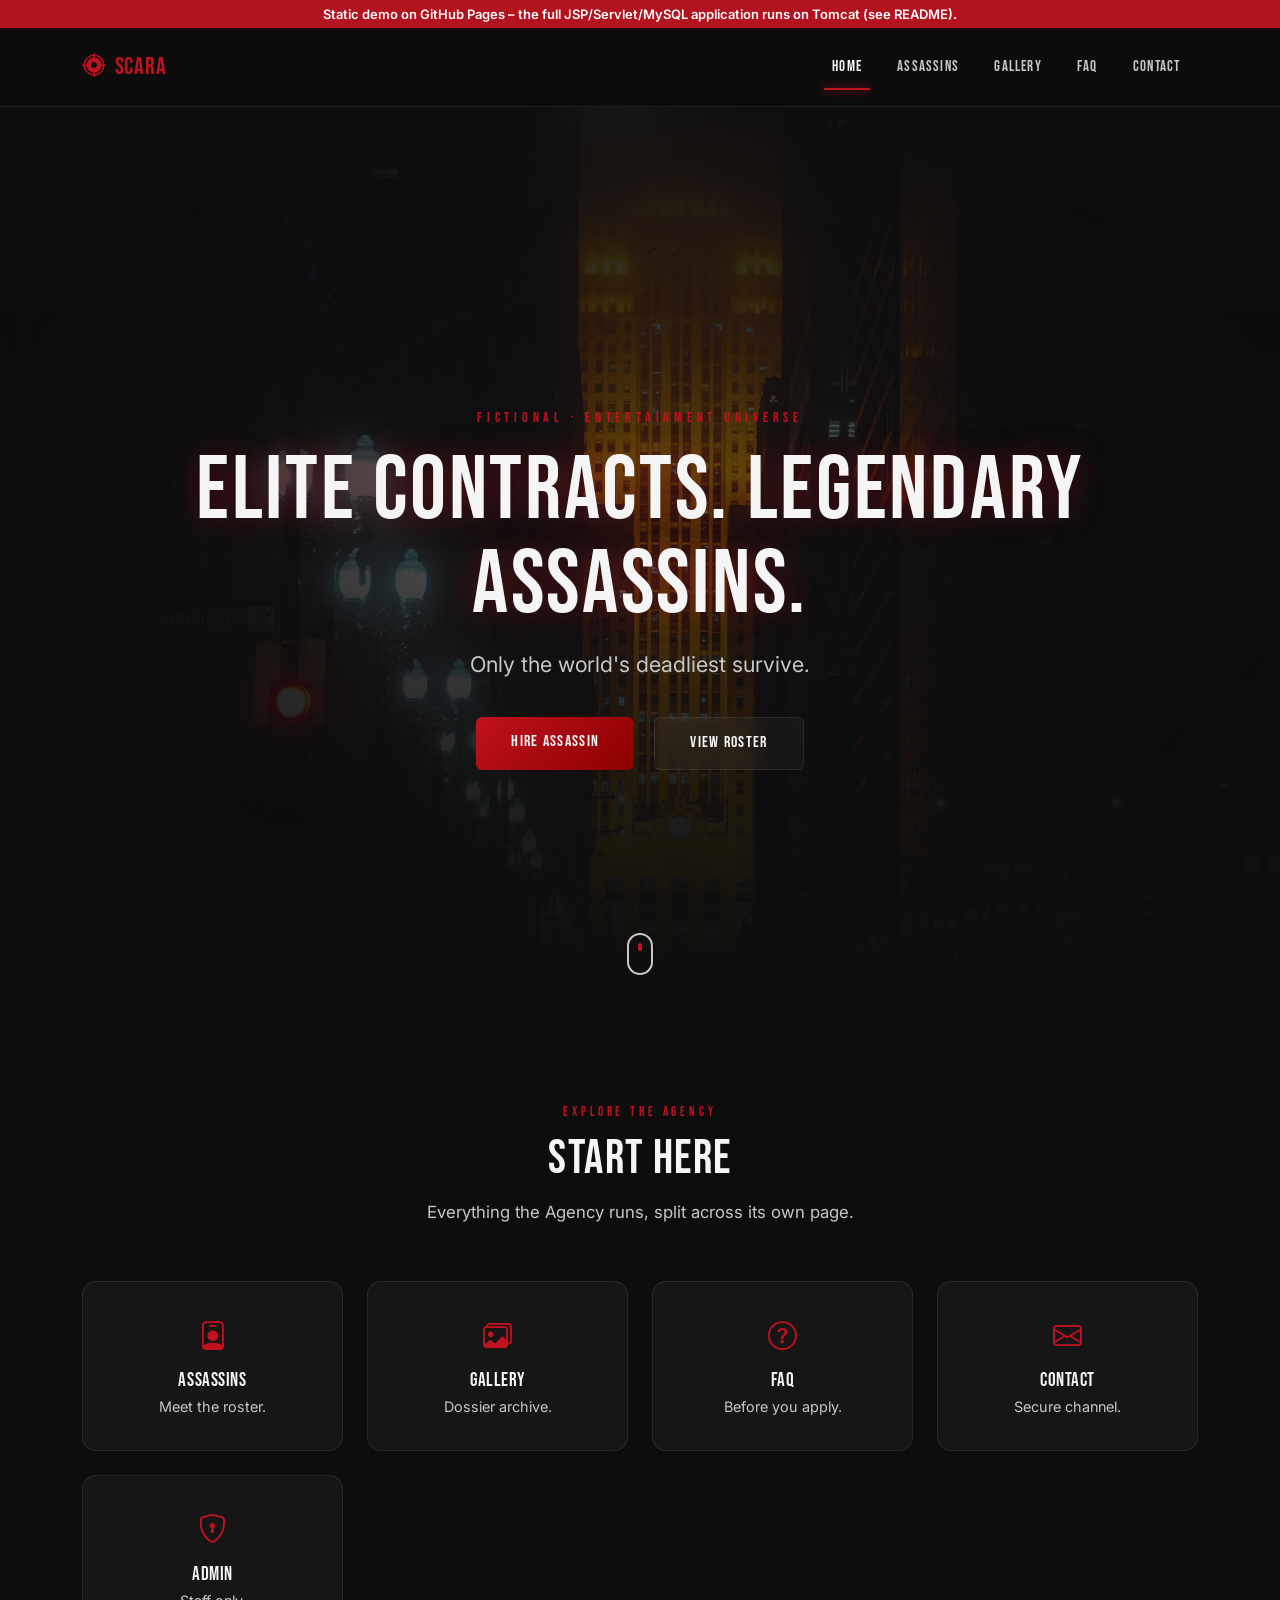
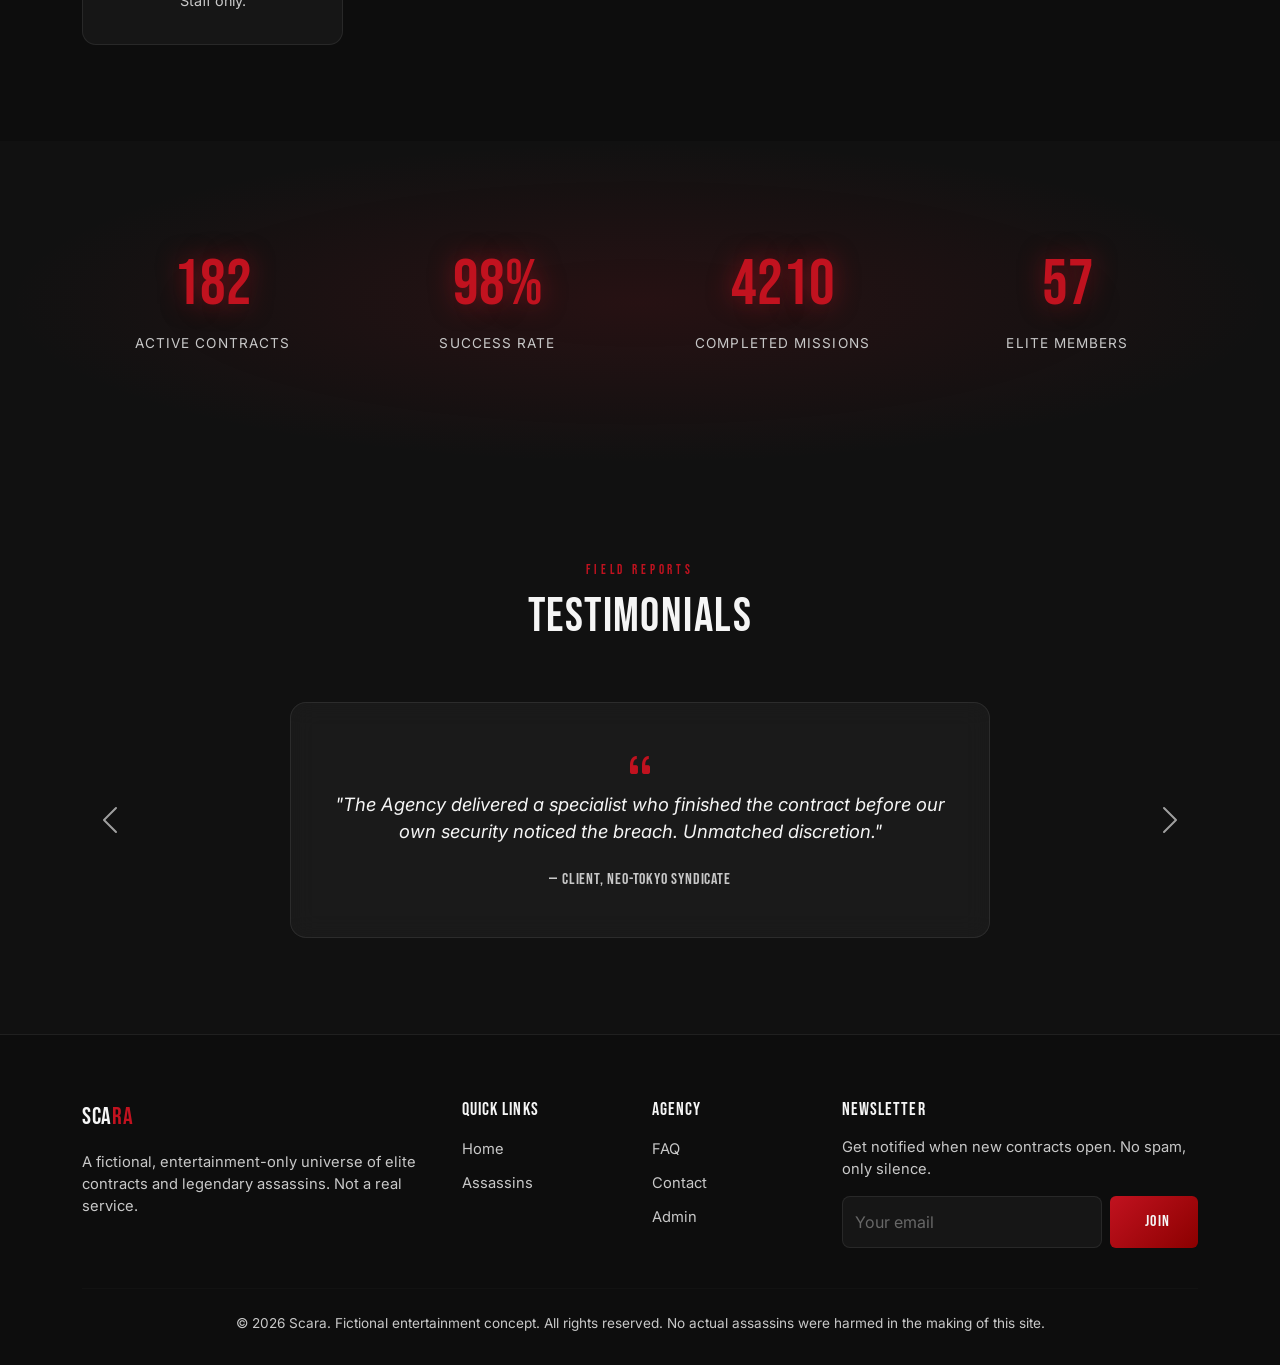
<file: docs/index.html>
<!DOCTYPE html>
<html lang="en">
<head>
<meta charset="UTF-8">
<meta name="viewport" content="width=device-width, initial-scale=1.0">
<title>Scara | Elite Contracts. Legendary Assassins.</title>
<meta name="description" content="A fictional premium recruitment agency for legendary assassins. Elite contracts, elite operatives, zero mercy.">

<link rel="preconnect" href="https://fonts.googleapis.com">
<link rel="preconnect" href="https://fonts.gstatic.com" crossorigin>
<link href="https://fonts.googleapis.com/css2?family=Bebas+Neue&family=Inter:wght@300;400;500;600;700;800&display=swap" rel="stylesheet">

<link href="https://cdn.jsdelivr.net/npm/bootstrap@5.3.3/dist/css/bootstrap.min.css" rel="stylesheet">
<link rel="stylesheet" href="https://cdn.jsdelivr.net/npm/bootstrap-icons@1.11.3/font/bootstrap-icons.css">

<link rel="stylesheet" href="css/style.css">
</head>
<body><div style="background:#b3121f;color:#fff;text-align:center;padding:6px 10px;font:600 13px Inter,sans-serif;position:relative;z-index:2000">Static demo on GitHub Pages &ndash; the full JSP/Servlet/MySQL application runs on Tomcat (see README).</div>
<nav class="navbar navbar-expand-lg navbar-dark sticky-top" id="mainNav" aria-label="Primary">
  <div class="container">
    <a class="navbar-brand" href="index.html">
      <i class="bi bi-crosshair2 brand-icon" aria-hidden="true"></i>
      <span class="brand-accent">SCARA</span>
    </a>
    <button class="navbar-toggler" type="button" data-bs-toggle="collapse" data-bs-target="#navMenu" aria-controls="navMenu" aria-expanded="false" aria-label="Toggle navigation">
      <span class="navbar-toggler-icon"></span>
    </button>
    <div class="collapse navbar-collapse" id="navMenu">
      <ul class="navbar-nav ms-auto">
        <li class="nav-item"><a class="nav-link active" href="index.html">Home</a></li>
        <li class="nav-item"><a class="nav-link" href="assassins.html">Assassins</a></li>
        <li class="nav-item"><a class="nav-link" href="gallery.html">Gallery</a></li>
        <li class="nav-item"><a class="nav-link" href="faq.html">FAQ</a></li>
        <li class="nav-item"><a class="nav-link" href="contact.html">Contact</a></li>
      </ul>
    </div>
  </div>
</nav>

<header class="hero-section">
  <div class="hero-bg" style="background-image:url('images/hero/hero-bg.jpg');" aria-hidden="true"></div>
  <div class="hero-overlay" aria-hidden="true"></div>
  <div class="container hero-content text-center">
    <p class="hero-eyebrow reveal">FICTIONAL &middot; ENTERTAINMENT UNIVERSE</p>
    <h1 class="hero-headline reveal">Elite Contracts. Legendary Assassins.</h1>
    <p class="hero-subheading reveal">Only the world's deadliest survive.</p>
    <div class="hero-actions reveal">
      <a href="assassins.html" class="btn btn-hero-primary btn-lg">Hire Assassin</a>
      <a href="assassins.html" class="btn btn-hero-outline btn-lg">View Roster</a>
    </div>
  </div>
  <a href="assassins.html" class="scroll-indicator" aria-label="Go to assassins">
    <span class="scroll-mouse"><span class="scroll-dot"></span></span>
  </a>
</header>

<section class="section-padded">
  <div class="container">
    <div class="section-heading text-center reveal">
      <p class="section-eyebrow">EXPLORE THE AGENCY</p>
      <h2 class="section-title">Start Here</h2>
      <p class="section-lede">Everything the Agency runs, split across its own page.</p>
    </div>
    <div class="row g-4">
      <div class="col-lg-3 col-md-6 reveal">
        <a href="assassins.html" class="index-link-card">
          <i class="bi bi-person-badge" aria-hidden="true"></i>
          <h3>Assassins</h3>
          <p>Meet the roster.</p>
        </a>
      </div>
      <div class="col-lg-3 col-md-6 reveal">
        <a href="gallery.html" class="index-link-card">
          <i class="bi bi-images" aria-hidden="true"></i>
          <h3>Gallery</h3>
          <p>Dossier archive.</p>
        </a>
      </div>
      <div class="col-lg-3 col-md-6 reveal">
        <a href="faq.html" class="index-link-card">
          <i class="bi bi-question-circle" aria-hidden="true"></i>
          <h3>FAQ</h3>
          <p>Before you apply.</p>
        </a>
      </div>
      <div class="col-lg-3 col-md-6 reveal">
        <a href="contact.html" class="index-link-card">
          <i class="bi bi-envelope" aria-hidden="true"></i>
          <h3>Contact</h3>
          <p>Secure channel.</p>
        </a>
      </div>
      <div class="col-lg-3 col-md-6 reveal">
        <a href="admin.html" class="index-link-card">
          <i class="bi bi-shield-lock" aria-hidden="true"></i>
          <h3>Admin</h3>
          <p>Staff only.</p>
        </a>
      </div>
    </div>
  </div>
</section>

<section class="stats-section section-padded">
  <div class="container">
    <div class="row g-4 text-center">
      <div class="col-md-3 col-6 reveal">
        <div class="stat-counter">182</div>
        <p class="stat-counter-label">Active Contracts</p>
      </div>
      <div class="col-md-3 col-6 reveal">
        <div class="stat-counter">98%</div>
        <p class="stat-counter-label">Success Rate</p>
      </div>
      <div class="col-md-3 col-6 reveal">
        <div class="stat-counter">4210</div>
        <p class="stat-counter-label">Completed Missions</p>
      </div>
      <div class="col-md-3 col-6 reveal">
        <div class="stat-counter">57</div>
        <p class="stat-counter-label">Elite Members</p>
      </div>
    </div>
  </div>
</section>

<section class="section-padded section-alt">
  <div class="container">
    <div class="section-heading text-center reveal">
      <p class="section-eyebrow">FIELD REPORTS</p>
      <h2 class="section-title">Testimonials</h2>
    </div>

    <div id="testimonialCarousel" class="carousel slide reveal" data-bs-ride="carousel">
      <div class="carousel-inner" id="testimonialInner">
        <div class="carousel-item active">
          <div class="testimonial-card mx-auto">
            <i class="bi bi-quote quote-icon" aria-hidden="true"></i>
            <p>"The Agency delivered a specialist who finished the contract before our own security noticed the breach. Unmatched discretion."</p>
            <h4>&mdash; Client, Neo-Tokyo Syndicate</h4>
          </div>
        </div>
        <div class="carousel-item">
          <div class="testimonial-card mx-auto">
            <i class="bi bi-quote quote-icon" aria-hidden="true"></i>
            <p>"I requested the impossible. Amur Tigro made it look like a formality. I will never use another agency."</p>
            <h4>&mdash; Client, Undisclosed Cartel</h4>
          </div>
        </div>
        <div class="carousel-item">
          <div class="testimonial-card mx-auto">
            <i class="bi bi-quote quote-icon" aria-hidden="true"></i>
            <p>"Shingen's blade resolved a decade-long dispute in eleven seconds. The invoice was the only surprise."</p>
            <h4>&mdash; Client, Continental Board Member</h4>
          </div>
        </div>
      </div>
      <button class="carousel-control-prev" type="button" data-bs-target="#testimonialCarousel" data-bs-slide="prev">
        <span class="carousel-control-prev-icon" aria-hidden="true"></span>
        <span class="visually-hidden">Previous</span>
      </button>
      <button class="carousel-control-next" type="button" data-bs-target="#testimonialCarousel" data-bs-slide="next">
        <span class="carousel-control-next-icon" aria-hidden="true"></span>
        <span class="visually-hidden">Next</span>
      </button>
    </div>
  </div>
</section>

<footer class="site-footer">
  <div class="container">
    <div class="row g-4">
      <div class="col-lg-4">
        <a class="navbar-brand d-inline-block mb-3" href="index.html">
          SCA<span class="brand-accent">RA</span>
        </a>
        <p class="footer-text">A fictional, entertainment-only universe of elite contracts and legendary assassins. Not a real service.</p>
      </div>
      <div class="col-lg-2 col-6">
        <h4>Quick Links</h4>
        <ul class="footer-links">
          <li><a href="index.html">Home</a></li>
          <li><a href="assassins.html">Assassins</a></li>
        </ul>
      </div>
      <div class="col-lg-2 col-6">
        <h4>Agency</h4>
        <ul class="footer-links">
          <li><a href="faq.html">FAQ</a></li>
          <li><a href="contact.html">Contact</a></li>
          <li><a href="admin.html">Admin</a></li>
        </ul>
      </div>
      <div class="col-lg-4">
        <h4>Newsletter</h4>
        <p class="footer-text">Get notified when new contracts open. No spam, only silence.</p>
        <form class="newsletter-form" id="newsletterForm">
          <input type="email" class="form-control" placeholder="Your email" required aria-label="Email for newsletter">
          <button type="submit" class="btn btn-hero-primary">Join</button>
        </form>
      </div>
    </div>
    <hr>
    <p class="footer-copyright text-center mb-0">&copy; 2026 Scara. Fictional entertainment concept. All rights reserved. No actual assassins were harmed in the making of this site.</p>
  </div>
</footer>

<div class="toast-container position-fixed bottom-0 end-0 p-4" style="z-index:1080">
  <div id="appToast" class="toast toast-agency" role="status" aria-live="polite" aria-atomic="true">
    <div class="toast-header">
      <i class="bi bi-check-circle-fill me-2" aria-hidden="true"></i>
      <strong class="me-auto">Scara</strong>
      <button type="button" class="btn-close btn-close-white" data-bs-dismiss="toast" aria-label="Close"></button>
    </div>
    <div class="toast-body">Message received. The Agency will make contact if needed.</div>
  </div>
</div>

<audio id="bgmAudio" src="audio/bgm.mp3" loop preload="auto"></audio>

<script src="https://cdn.jsdelivr.net/npm/bootstrap@5.3.3/dist/js/bootstrap.bundle.min.js"></script>
<script src="js/audio.js"></script>
<script src="js/script.js"></script>
<script>function demoNotice(){alert("GitHub Pages static demo: saving, editing and deleting need the Java (Tomcat + MySQL) backend. See the GitHub repository README to run the full application.");return false;}</script></body>
</html>
</file>
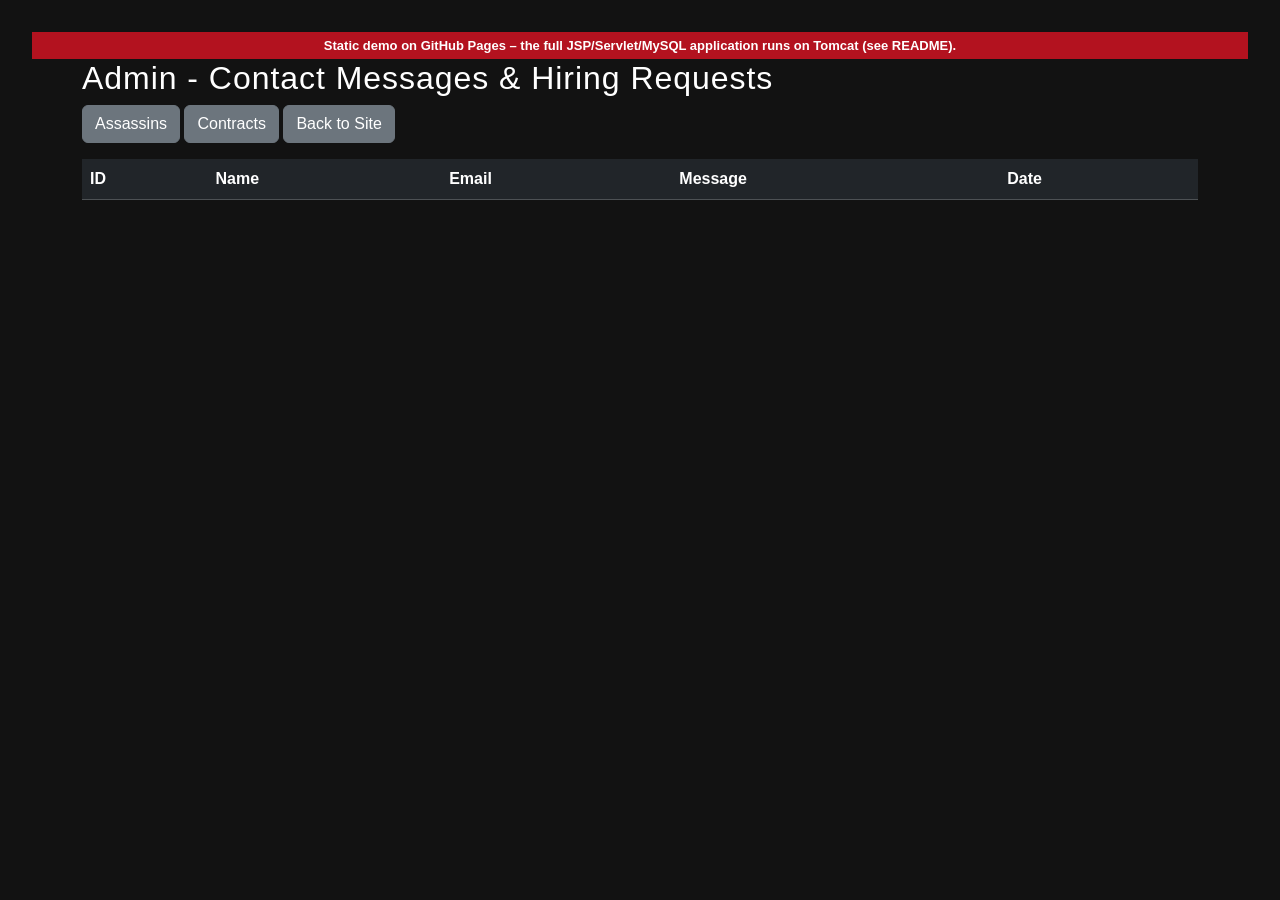
<file: docs/admin.html>
<!DOCTYPE html>
<html lang="en">
<head>
<meta charset="UTF-8">
<meta name="viewport" content="width=device-width, initial-scale=1.0">
<title>Admin - Messages | Scara</title>

<link href="https://cdn.jsdelivr.net/npm/bootstrap@5.3.3/dist/css/bootstrap.min.css" rel="stylesheet">
<link rel="stylesheet" href="css/style.css">
</head>
<body style="background-color: #121212; color: #fff; padding: 2rem;"><div style="background:#b3121f;color:#fff;text-align:center;padding:6px 10px;font:600 13px Inter,sans-serif;position:relative;z-index:2000">Static demo on GitHub Pages &ndash; the full JSP/Servlet/MySQL application runs on Tomcat (see README).</div>

<div class="container">
  <h2>Admin - Contact Messages & Hiring Requests</h2>
  <a href="assassins-admin.html" class="btn btn-secondary mb-3">Assassins</a>
  <a href="contracts-admin.html" class="btn btn-secondary mb-3">Contracts</a>
  <a href="index.html" class="btn btn-secondary mb-3">Back to Site</a>

  <table class="table table-dark table-striped">
    <thead>
      <tr>
        <th>ID</th>
        <th>Name</th>
        <th>Email</th>
        <th>Message</th>
        <th>Date</th>
      </tr>
    </thead>
    <tbody>
      
    </tbody>
  </table>
</div>

<script>function demoNotice(){alert("GitHub Pages static demo: saving, editing and deleting need the Java (Tomcat + MySQL) backend. See the GitHub repository README to run the full application.");return false;}</script></body>
</html>
</file>
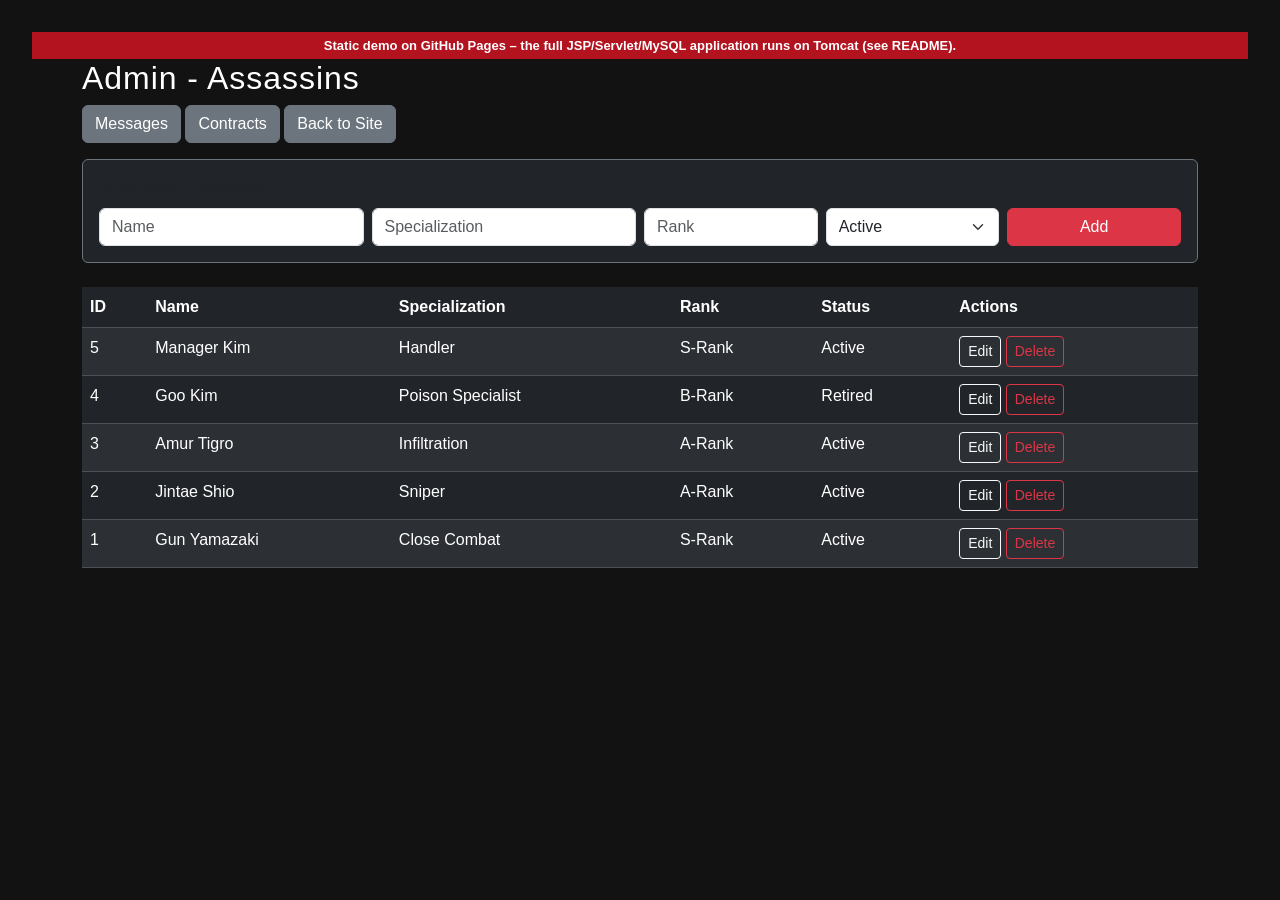
<file: docs/assassins-admin.html>
<!DOCTYPE html>
<html lang="en">
<head>
<meta charset="UTF-8">
<meta name="viewport" content="width=device-width, initial-scale=1.0">
<title>Admin - Assassins | Scara</title>

<link href="https://cdn.jsdelivr.net/npm/bootstrap@5.3.3/dist/css/bootstrap.min.css" rel="stylesheet">
<link rel="stylesheet" href="css/style.css">
</head>
<body style="background-color: #121212; color: #fff; padding: 2rem;"><div style="background:#b3121f;color:#fff;text-align:center;padding:6px 10px;font:600 13px Inter,sans-serif;position:relative;z-index:2000">Static demo on GitHub Pages &ndash; the full JSP/Servlet/MySQL application runs on Tomcat (see README).</div>

<div class="container">
  <h2>Admin - Assassins</h2>
  <a href="admin.html" class="btn btn-secondary mb-3">Messages</a>
  <a href="contracts-admin.html" class="btn btn-secondary mb-3">Contracts</a>
  <a href="index.html" class="btn btn-secondary mb-3">Back to Site</a>

  

  <div class="card bg-dark border-secondary mb-4">
    <div class="card-body">
      <h5 class="card-title">Add New Assassin</h5>
      <form action="#" onsubmit="return demoNotice()" method="post" class="row g-2">
        <input type="hidden" name="action" value="insert">
        
        <div class="col-md-3">
          <input type="text" name="name" class="form-control" placeholder="Name" value="" required>
        </div>
        <div class="col-md-3">
          <input type="text" name="specialization" class="form-control" placeholder="Specialization" value="" required>
        </div>
        <div class="col-md-2">
          <input type="text" name="ranking" class="form-control" placeholder="Rank" value="" required>
        </div>
        <div class="col-md-2">
          <select name="status" class="form-select">
            <option value="Active" >Active</option>
            <option value="Retired" >Retired</option>
            <option value="KIA" >KIA</option>
          </select>
        </div>
        <div class="col-md-2">
          <button type="submit" class="btn btn-danger w-100">Add</button>
        </div>
      </form>
    </div>
  </div>

  <table class="table table-dark table-striped">
    <thead>
      <tr>
        <th>ID</th>
        <th>Name</th>
        <th>Specialization</th>
        <th>Rank</th>
        <th>Status</th>
        <th>Actions</th>
      </tr>
    </thead>
    <tbody>
      
      <tr>
        <td>5</td>
        <td>Manager Kim</td>
        <td>Handler</td>
        <td>S-Rank</td>
        <td>Active</td>
        <td>
          <a href="#" onclick="return demoNotice()" class="btn btn-sm btn-outline-light">Edit</a>
          <a href="#" onclick="return demoNotice()" class="btn btn-sm btn-outline-danger" onclick="return confirm('Delete this assassin?')">Delete</a>
        </td>
      </tr>
      
      <tr>
        <td>4</td>
        <td>Goo Kim</td>
        <td>Poison Specialist</td>
        <td>B-Rank</td>
        <td>Retired</td>
        <td>
          <a href="#" onclick="return demoNotice()" class="btn btn-sm btn-outline-light">Edit</a>
          <a href="#" onclick="return demoNotice()" class="btn btn-sm btn-outline-danger" onclick="return confirm('Delete this assassin?')">Delete</a>
        </td>
      </tr>
      
      <tr>
        <td>3</td>
        <td>Amur Tigro</td>
        <td>Infiltration</td>
        <td>A-Rank</td>
        <td>Active</td>
        <td>
          <a href="#" onclick="return demoNotice()" class="btn btn-sm btn-outline-light">Edit</a>
          <a href="#" onclick="return demoNotice()" class="btn btn-sm btn-outline-danger" onclick="return confirm('Delete this assassin?')">Delete</a>
        </td>
      </tr>
      
      <tr>
        <td>2</td>
        <td>Jintae Shio</td>
        <td>Sniper</td>
        <td>A-Rank</td>
        <td>Active</td>
        <td>
          <a href="#" onclick="return demoNotice()" class="btn btn-sm btn-outline-light">Edit</a>
          <a href="#" onclick="return demoNotice()" class="btn btn-sm btn-outline-danger" onclick="return confirm('Delete this assassin?')">Delete</a>
        </td>
      </tr>
      
      <tr>
        <td>1</td>
        <td>Gun Yamazaki</td>
        <td>Close Combat</td>
        <td>S-Rank</td>
        <td>Active</td>
        <td>
          <a href="#" onclick="return demoNotice()" class="btn btn-sm btn-outline-light">Edit</a>
          <a href="#" onclick="return demoNotice()" class="btn btn-sm btn-outline-danger" onclick="return confirm('Delete this assassin?')">Delete</a>
        </td>
      </tr>
      
    </tbody>
  </table>
</div>

<script>function demoNotice(){alert("GitHub Pages static demo: saving, editing and deleting need the Java (Tomcat + MySQL) backend. See the GitHub repository README to run the full application.");return false;}</script></body>
</html>
</file>
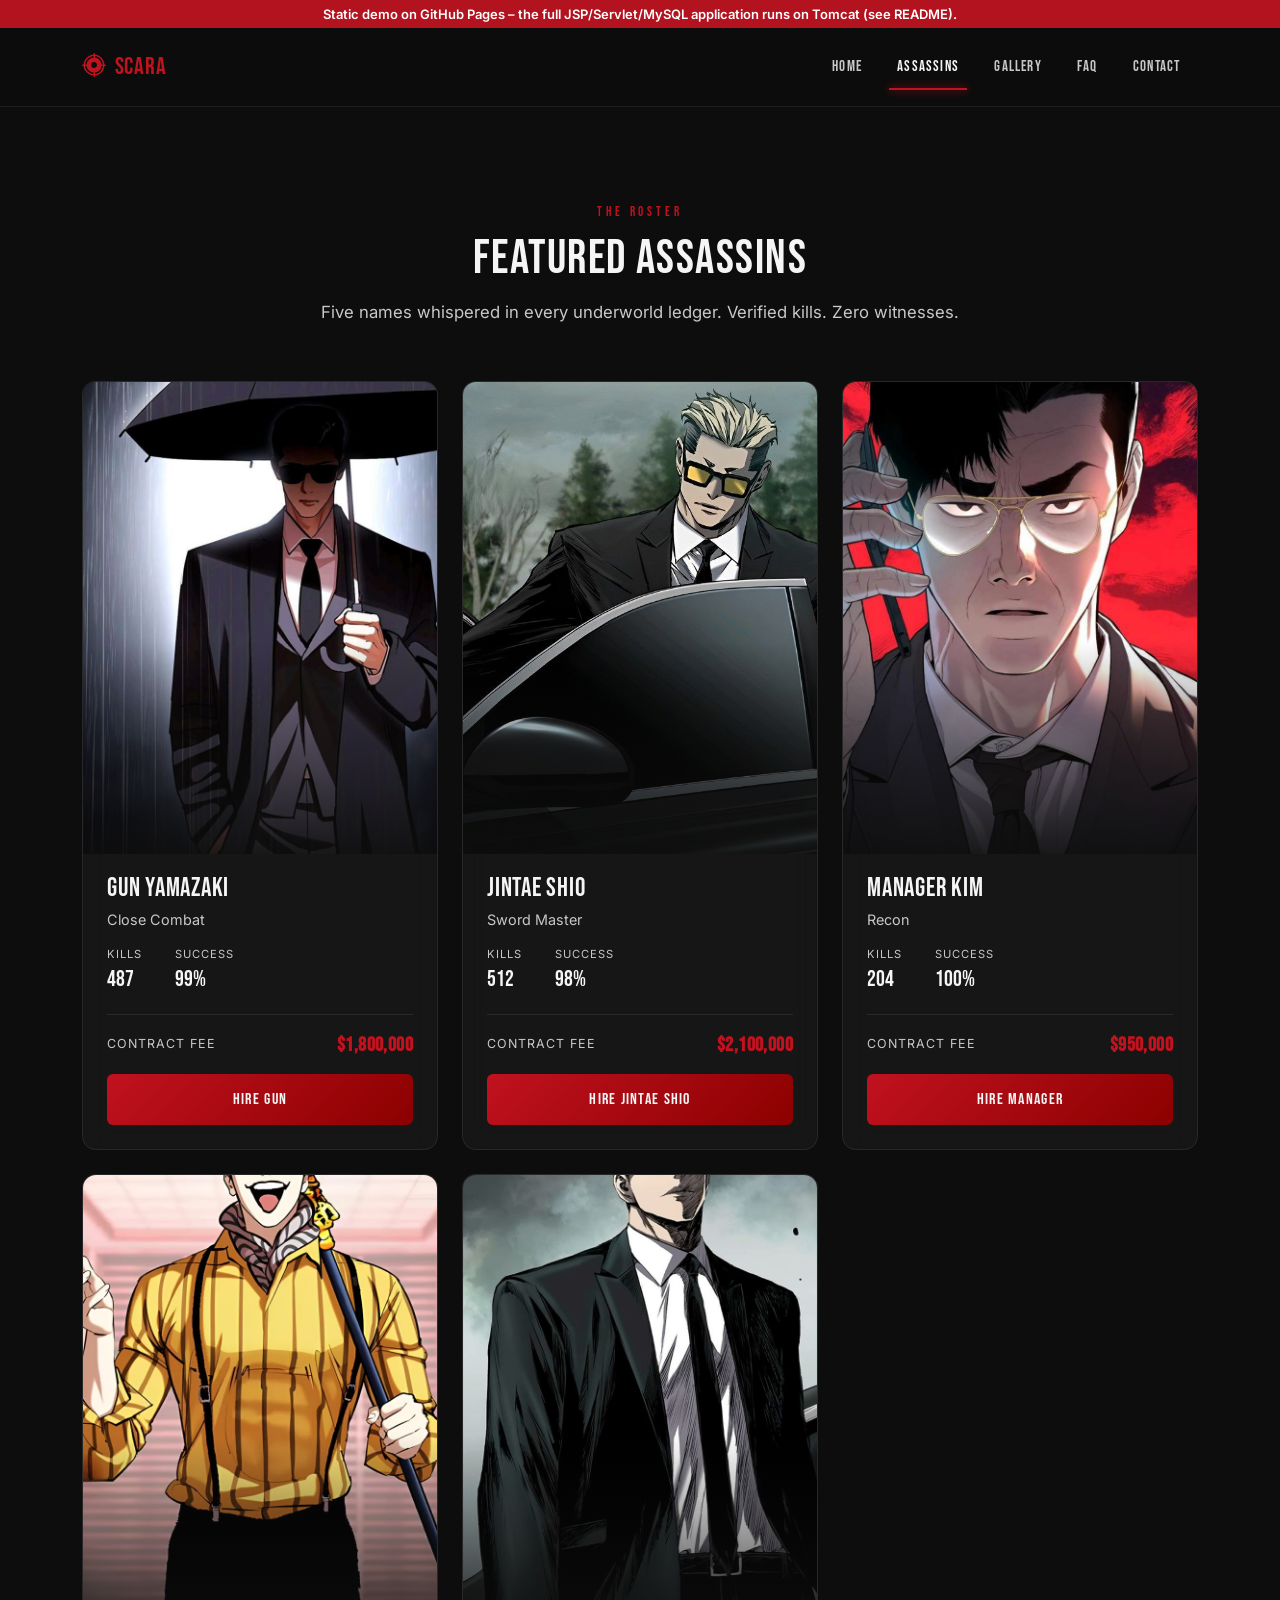
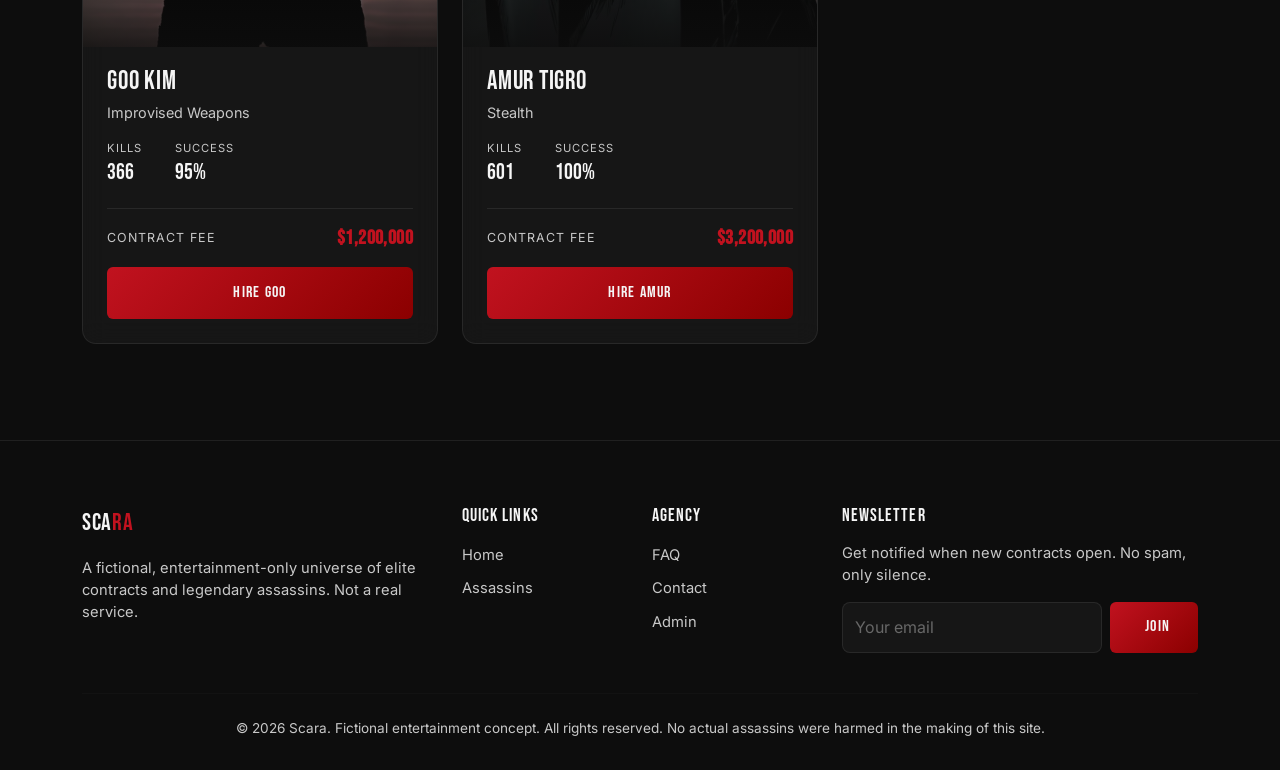
<file: docs/assassins.html>
<!DOCTYPE html>
<html lang="en">
<head>
<meta charset="UTF-8">
<meta name="viewport" content="width=device-width, initial-scale=1.0">
<title>Assassins | Scara</title>
<meta name="description" content="Meet the Scara roster of fictional elite assassins.">

<link rel="preconnect" href="https://fonts.googleapis.com">
<link rel="preconnect" href="https://fonts.gstatic.com" crossorigin>
<link href="https://fonts.googleapis.com/css2?family=Bebas+Neue&family=Inter:wght@300;400;500;600;700;800&display=swap" rel="stylesheet">

<link href="https://cdn.jsdelivr.net/npm/bootstrap@5.3.3/dist/css/bootstrap.min.css" rel="stylesheet">
<link rel="stylesheet" href="https://cdn.jsdelivr.net/npm/bootstrap-icons@1.11.3/font/bootstrap-icons.css">

<link rel="stylesheet" href="css/style.css">
</head>
<body><div style="background:#b3121f;color:#fff;text-align:center;padding:6px 10px;font:600 13px Inter,sans-serif;position:relative;z-index:2000">Static demo on GitHub Pages &ndash; the full JSP/Servlet/MySQL application runs on Tomcat (see README).</div>
<nav class="navbar navbar-expand-lg navbar-dark sticky-top" id="mainNav" aria-label="Primary">
  <div class="container">
    <a class="navbar-brand" href="index.html">
      <i class="bi bi-crosshair2 brand-icon" aria-hidden="true"></i>
      <span class="brand-accent">SCARA</span>
    </a>
    <button class="navbar-toggler" type="button" data-bs-toggle="collapse" data-bs-target="#navMenu" aria-controls="navMenu" aria-expanded="false" aria-label="Toggle navigation">
      <span class="navbar-toggler-icon"></span>
    </button>
    <div class="collapse navbar-collapse" id="navMenu">
      <ul class="navbar-nav ms-auto">
        <li class="nav-item"><a class="nav-link" href="index.html">Home</a></li>
        <li class="nav-item"><a class="nav-link active" href="assassins.html">Assassins</a></li>
        <li class="nav-item"><a class="nav-link" href="gallery.html">Gallery</a></li>
        <li class="nav-item"><a class="nav-link" href="faq.html">FAQ</a></li>
        <li class="nav-item"><a class="nav-link" href="contact.html">Contact</a></li>
      </ul>
    </div>
  </div>
</nav>

<section class="section-padded">
  <div class="container">
    <div class="section-heading text-center reveal">
      <p class="section-eyebrow">THE ROSTER</p>
      <h2 class="section-title">Featured Assassins</h2>
      <p class="section-lede">Five names whispered in every underworld ledger. Verified kills. Zero witnesses.</p>
    </div>

    <div class="row g-4" id="assassinsGrid">
      <div class="col-lg-4 col-md-6 reveal">
        <article class="assassin-card">
          <div class="assassin-media">
            <img src="images/assassins/gun-yamazaki.jpg" alt="Illustrated silhouette portrait of Gun Yamazaki, Close Combat specialist" loading="lazy" width="600" height="800">
          </div>
          <div class="assassin-info">
            <h3>Gun Yamazaki</h3>
            <p class="assassin-spec">Close Combat</p>
            <div class="assassin-stats">
              <div><span class="stat-label">Kills</span><span class="stat-value">487</span></div>
              <div><span class="stat-label">Success</span><span class="stat-value">99%</span></div>
            </div>
            <div class="assassin-price"><span>Contract Fee</span><strong>$1,800,000</strong></div>
            <a href="contact.html?hire=Gun%20Yamazaki" class="btn btn-hero-primary btn-sm w-100">Hire Gun</a>
          </div>
        </article>
      </div>
      <div class="col-lg-4 col-md-6 reveal">
        <article class="assassin-card">
          <div class="assassin-media">
            <img src="images/assassins/Jintae-Shio.jpg" alt="Illustrated silhouette portrait of Jintae Shio, Sword Master specialist" loading="lazy" width="600" height="800">
          </div>
          <div class="assassin-info">
            <h3>Jintae Shio</h3>
            <p class="assassin-spec">Sword Master</p>
            <div class="assassin-stats">
              <div><span class="stat-label">Kills</span><span class="stat-value">512</span></div>
              <div><span class="stat-label">Success</span><span class="stat-value">98%</span></div>
            </div>
            <div class="assassin-price"><span>Contract Fee</span><strong>$2,100,000</strong></div>
            <a href="contact.html?hire=Jintae%20Shio" class="btn btn-hero-primary btn-sm w-100">Hire Jintae Shio</a>
          </div>
        </article>
      </div>
      <div class="col-lg-4 col-md-6 reveal">
        <article class="assassin-card">
          <div class="assassin-media">
            <img src="images/assassins/manager-kim.jpg" alt="Illustrated silhouette portrait of Manager Kim, Recon specialist" loading="lazy" width="600" height="800">
          </div>
          <div class="assassin-info">
            <h3>Manager Kim</h3>
            <p class="assassin-spec">Recon</p>
            <div class="assassin-stats">
              <div><span class="stat-label">Kills</span><span class="stat-value">204</span></div>
              <div><span class="stat-label">Success</span><span class="stat-value">100%</span></div>
            </div>
            <div class="assassin-price"><span>Contract Fee</span><strong>$950,000</strong></div>
            <a href="contact.html?hire=Manager%20Kim" class="btn btn-hero-primary btn-sm w-100">Hire Manager</a>
          </div>
        </article>
      </div>
      <div class="col-lg-4 col-md-6 reveal">
        <article class="assassin-card">
          <div class="assassin-media">
            <img src="images/assassins/goo-kim.webp" alt="Illustrated silhouette portrait of Goo Kim, Improvised Weapons specialist" loading="lazy" width="600" height="800">
          </div>
          <div class="assassin-info">
            <h3>Goo Kim</h3>
            <p class="assassin-spec">Improvised Weapons</p>
            <div class="assassin-stats">
              <div><span class="stat-label">Kills</span><span class="stat-value">366</span></div>
              <div><span class="stat-label">Success</span><span class="stat-value">95%</span></div>
            </div>
            <div class="assassin-price"><span>Contract Fee</span><strong>$1,200,000</strong></div>
            <a href="contact.html?hire=Goo%20Kim" class="btn btn-hero-primary btn-sm w-100">Hire Goo</a>
          </div>
        </article>
      </div>
      <div class="col-lg-4 col-md-6 reveal">
        <article class="assassin-card">
          <div class="assassin-media">
            <img src="images/assassins/amur-tigro.jpg" alt="Illustrated silhouette portrait of Amur Tigro, Stealth specialist" loading="lazy" width="600" height="800">
          </div>
          <div class="assassin-info">
            <h3>Amur Tigro</h3>
            <p class="assassin-spec">Stealth</p>
            <div class="assassin-stats">
              <div><span class="stat-label">Kills</span><span class="stat-value">601</span></div>
              <div><span class="stat-label">Success</span><span class="stat-value">100%</span></div>
            </div>
            <div class="assassin-price"><span>Contract Fee</span><strong>$3,200,000</strong></div>
            <a href="contact.html?hire=Amur%20Tigro" class="btn btn-hero-primary btn-sm w-100">Hire Amur</a>
          </div>
        </article>
      </div>
    </div>
  </div>
</section>



<footer class="site-footer">
  <div class="container">
    <div class="row g-4">
      <div class="col-lg-4">
        <a class="navbar-brand d-inline-block mb-3" href="index.html">
          SCA<span class="brand-accent">RA</span>
        </a>
        <p class="footer-text">A fictional, entertainment-only universe of elite contracts and legendary assassins. Not a real service.</p>
      </div>
      <div class="col-lg-2 col-6">
        <h4>Quick Links</h4>
        <ul class="footer-links">
          <li><a href="index.html">Home</a></li>
          <li><a href="assassins.html">Assassins</a></li>
        </ul>
      </div>
      <div class="col-lg-2 col-6">
        <h4>Agency</h4>
        <ul class="footer-links">
          <li><a href="faq.html">FAQ</a></li>
          <li><a href="contact.html">Contact</a></li>
          <li><a href="admin.html">Admin</a></li>
        </ul>
      </div>
      <div class="col-lg-4">
        <h4>Newsletter</h4>
        <p class="footer-text">Get notified when new contracts open. No spam, only silence.</p>
        <form class="newsletter-form" id="newsletterForm">
          <input type="email" class="form-control" placeholder="Your email" required aria-label="Email for newsletter">
          <button type="submit" class="btn btn-hero-primary">Join</button>
        </form>
      </div>
    </div>
    <hr>
    <p class="footer-copyright text-center mb-0">&copy; 2026 Scara. Fictional entertainment concept. All rights reserved. No actual assassins were harmed in the making of this site.</p>
  </div>
</footer>

<div class="toast-container position-fixed bottom-0 end-0 p-4" style="z-index:1080">
  <div id="appToast" class="toast toast-agency" role="status" aria-live="polite" aria-atomic="true">
    <div class="toast-header">
      <i class="bi bi-check-circle-fill me-2" aria-hidden="true"></i>
      <strong class="me-auto">Scara</strong>
      <button type="button" class="btn-close btn-close-white" data-bs-dismiss="toast" aria-label="Close"></button>
    </div>
    <div class="toast-body">Message received. The Agency will make contact if needed.</div>
  </div>
</div>

<audio id="bgmAudio" src="audio/bgm.mp3" loop preload="auto"></audio>

<script src="https://cdn.jsdelivr.net/npm/bootstrap@5.3.3/dist/js/bootstrap.bundle.min.js"></script>
<script src="js/audio.js"></script>
<script src="js/script.js"></script>
<script>function demoNotice(){alert("GitHub Pages static demo: saving, editing and deleting need the Java (Tomcat + MySQL) backend. See the GitHub repository README to run the full application.");return false;}</script></body>
</html>
</file>
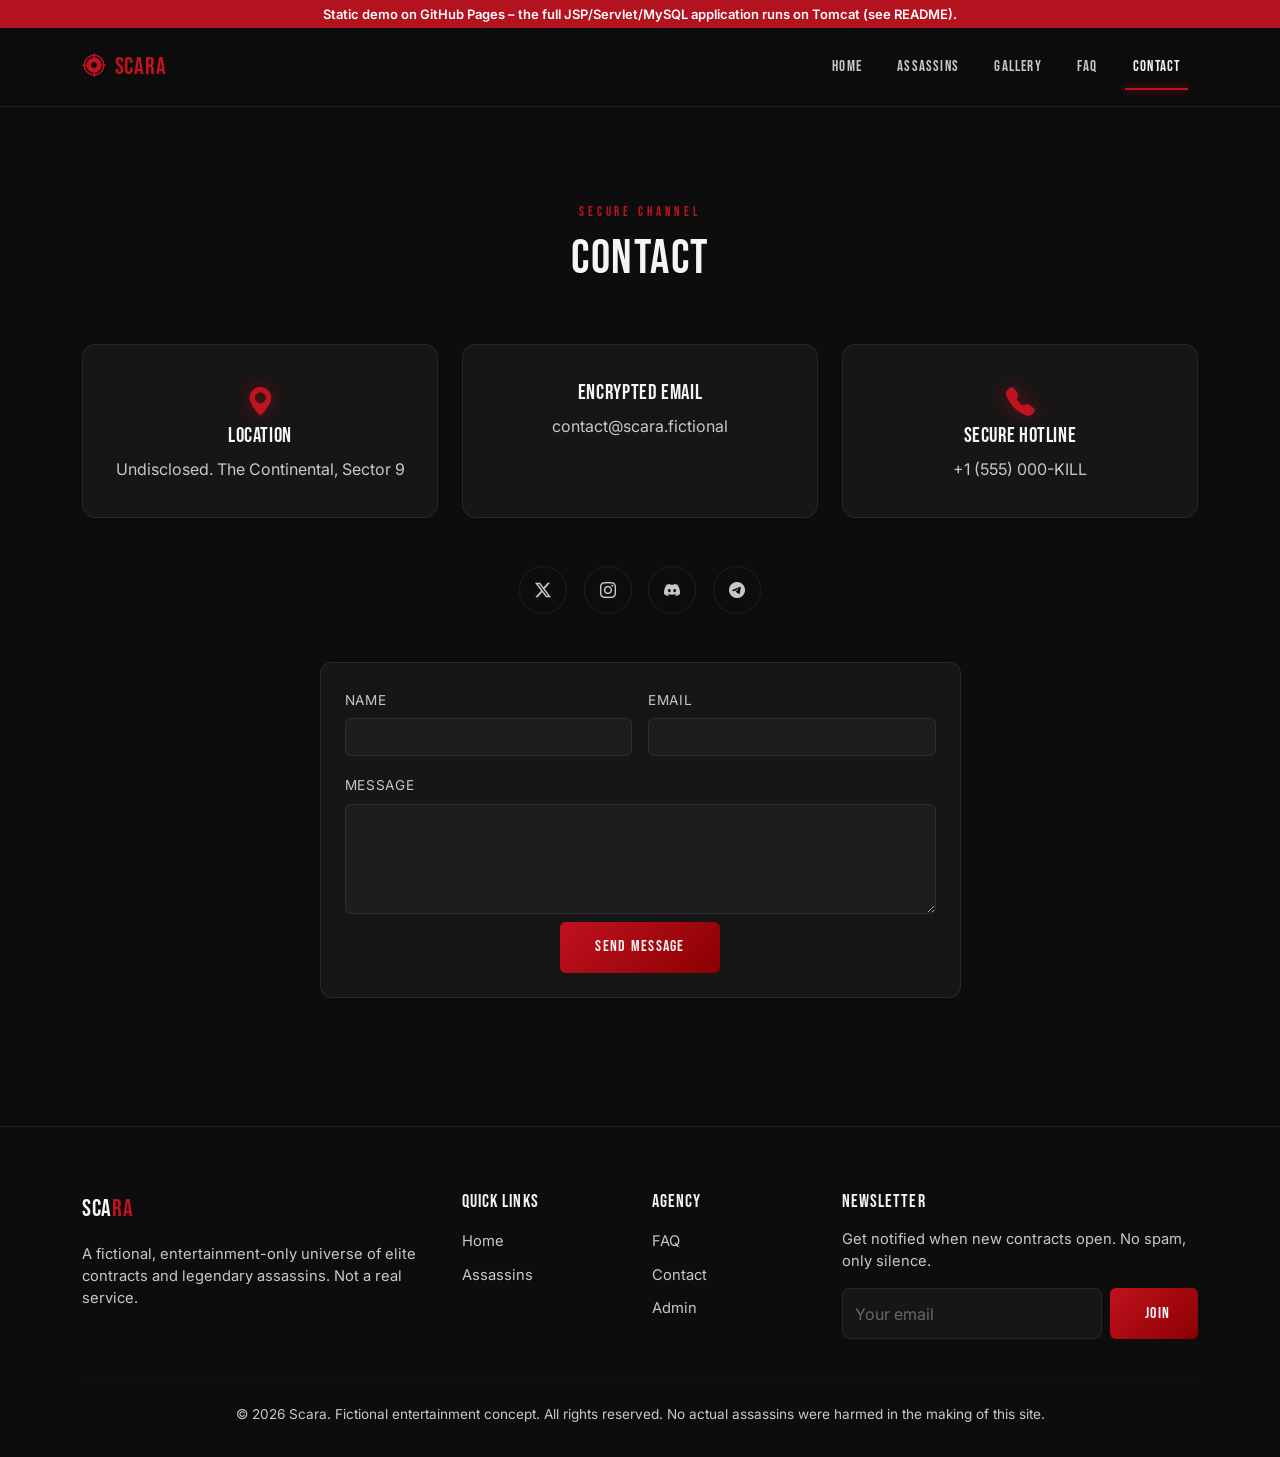
<file: docs/contact.html>
<!DOCTYPE html>
<html lang="en">
<head>
<meta charset="UTF-8">
<meta name="viewport" content="width=device-width, initial-scale=1.0">
<title>Contact | Scara</title>
<meta name="description" content="Contact the fictional Scara agency.">

<link rel="preconnect" href="https://fonts.googleapis.com">
<link rel="preconnect" href="https://fonts.gstatic.com" crossorigin>
<link href="https://fonts.googleapis.com/css2?family=Bebas+Neue&family=Inter:wght@300;400;500;600;700;800&display=swap" rel="stylesheet">

<link href="https://cdn.jsdelivr.net/npm/bootstrap@5.3.3/dist/css/bootstrap.min.css" rel="stylesheet">
<link rel="stylesheet" href="https://cdn.jsdelivr.net/npm/bootstrap-icons@1.11.3/font/bootstrap-icons.css">

<link rel="stylesheet" href="css/style.css">
</head>
<body><div style="background:#b3121f;color:#fff;text-align:center;padding:6px 10px;font:600 13px Inter,sans-serif;position:relative;z-index:2000">Static demo on GitHub Pages &ndash; the full JSP/Servlet/MySQL application runs on Tomcat (see README).</div>
<nav class="navbar navbar-expand-lg navbar-dark sticky-top" id="mainNav" aria-label="Primary">
  <div class="container">
    <a class="navbar-brand" href="index.html">
      <i class="bi bi-crosshair2 brand-icon" aria-hidden="true"></i>
      <span class="brand-accent">SCARA</span>
    </a>
    <button class="navbar-toggler" type="button" data-bs-toggle="collapse" data-bs-target="#navMenu" aria-controls="navMenu" aria-expanded="false" aria-label="Toggle navigation">
      <span class="navbar-toggler-icon"></span>
    </button>
    <div class="collapse navbar-collapse" id="navMenu">
      <ul class="navbar-nav ms-auto">
        <li class="nav-item"><a class="nav-link" href="index.html">Home</a></li>
        <li class="nav-item"><a class="nav-link" href="assassins.html">Assassins</a></li>
        <li class="nav-item"><a class="nav-link" href="gallery.html">Gallery</a></li>
        <li class="nav-item"><a class="nav-link" href="faq.html">FAQ</a></li>
        <li class="nav-item"><a class="nav-link active" href="contact.html">Contact</a></li>
      </ul>
    </div>
  </div>
</nav>

<section class="section-padded">
  <div class="container">
    <div class="section-heading text-center reveal">
      <p class="section-eyebrow">SECURE CHANNEL</p>
      <h2 class="section-title">Contact</h2>
    </div>
    <div class="row g-4 text-center justify-content-center">
      <div class="col-md-4 reveal">
        <div class="contact-card">
          <i class="bi bi-geo-alt-fill" aria-hidden="true"></i>
          <h3>Location</h3>
          <p>Undisclosed. The Continental, Sector 9</p>
        </div>
      </div>
      <div class="col-md-4 reveal">
        <div class="contact-card">
          <i class="bi bi-envelope-lock-fill" aria-hidden="true"></i>
          <h3>Encrypted Email</h3>
          <p>contact@scara.fictional</p>
        </div>
      </div>
      <div class="col-md-4 reveal">
        <div class="contact-card">
          <i class="bi bi-telephone-fill" aria-hidden="true"></i>
          <h3>Secure Hotline</h3>
          <p>+1 (555) 000-KILL</p>
        </div>
      </div>
    </div>
    <div class="social-icons text-center mt-5 reveal">
      <a href="#" aria-label="Agency on X"><i class="bi bi-twitter-x" aria-hidden="true"></i></a>
      <a href="#" aria-label="Agency on Instagram"><i class="bi bi-instagram" aria-hidden="true"></i></a>
      <a href="#" aria-label="Agency on Discord"><i class="bi bi-discord" aria-hidden="true"></i></a>
      <a href="#" aria-label="Agency on Telegram"><i class="bi bi-telegram" aria-hidden="true"></i></a>
    </div>

    <div class="row justify-content-center mt-5">
      <div class="col-lg-7 reveal">
        
        <form id="contactForm" action="#" onsubmit="return demoNotice()" method="POST" class="admin-form-row">
          <div class="row g-3">
            <div class="col-md-6">
              <label for="contactName" class="form-label">Name</label>
              <input type="text" class="form-control" id="contactName" name="name" required minlength="2">
              <div class="invalid-feedback">Enter your name.</div>
            </div>
            <div class="col-md-6">
              <label for="contactEmail" class="form-label">Email</label>
              <input type="email" class="form-control" id="contactEmail" name="email" required>
              <div class="invalid-feedback">Enter a valid email address.</div>
            </div>
            <div class="col-12">
              <label for="contactMessage" class="form-label">Message</label>
              <textarea class="form-control" id="contactMessage" name="message" rows="4" required minlength="10"></textarea>
              <div class="invalid-feedback">Message must be at least 10 characters.</div>
            </div>
            <div class="col-12 text-center mt-2">
              <button type="submit" class="btn btn-hero-primary">Send Message</button>
            </div>
          </div>
        </form>
      </div>
    </div>
  </div>
</section>

<footer class="site-footer">
  <div class="container">
    <div class="row g-4">
      <div class="col-lg-4">
        <a class="navbar-brand d-inline-block mb-3" href="index.html">
          SCA<span class="brand-accent">RA</span>
        </a>
        <p class="footer-text">A fictional, entertainment-only universe of elite contracts and legendary assassins. Not a real service.</p>
      </div>
      <div class="col-lg-2 col-6">
        <h4>Quick Links</h4>
        <ul class="footer-links">
          <li><a href="index.html">Home</a></li>
          <li><a href="assassins.html">Assassins</a></li>
        </ul>
      </div>
      <div class="col-lg-2 col-6">
        <h4>Agency</h4>
        <ul class="footer-links">
          <li><a href="faq.html">FAQ</a></li>
          <li><a href="contact.html">Contact</a></li>
          <li><a href="admin.html">Admin</a></li>
        </ul>
      </div>
      <div class="col-lg-4">
        <h4>Newsletter</h4>
        <p class="footer-text">Get notified when new contracts open. No spam, only silence.</p>
        <form class="newsletter-form" id="newsletterForm">
          <input type="email" class="form-control" placeholder="Your email" required aria-label="Email for newsletter">
          <button type="submit" class="btn btn-hero-primary">Join</button>
        </form>
      </div>
    </div>
    <hr>
    <p class="footer-copyright text-center mb-0">&copy; 2026 Scara. Fictional entertainment concept. All rights reserved. No actual assassins were harmed in the making of this site.</p>
  </div>
</footer>

<div class="toast-container position-fixed bottom-0 end-0 p-4" style="z-index:1080">
  <div id="appToast" class="toast toast-agency" role="status" aria-live="polite" aria-atomic="true">
    <div class="toast-header">
      <i class="bi bi-check-circle-fill me-2" aria-hidden="true"></i>
      <strong class="me-auto">Scara</strong>
      <button type="button" class="btn-close btn-close-white" data-bs-dismiss="toast" aria-label="Close"></button>
    </div>
    <div class="toast-body">Message received. The Agency will make contact if needed.</div>
  </div>
</div>

<audio id="bgmAudio" src="audio/bgm.mp3" loop preload="auto"></audio>

<script src="https://cdn.jsdelivr.net/npm/bootstrap@5.3.3/dist/js/bootstrap.bundle.min.js"></script>
<script src="js/audio.js"></script>
<script src="js/script.js"></script>
<script>function demoNotice(){alert("GitHub Pages static demo: saving, editing and deleting need the Java (Tomcat + MySQL) backend. See the GitHub repository README to run the full application.");return false;}</script></body>
</html>
</file>
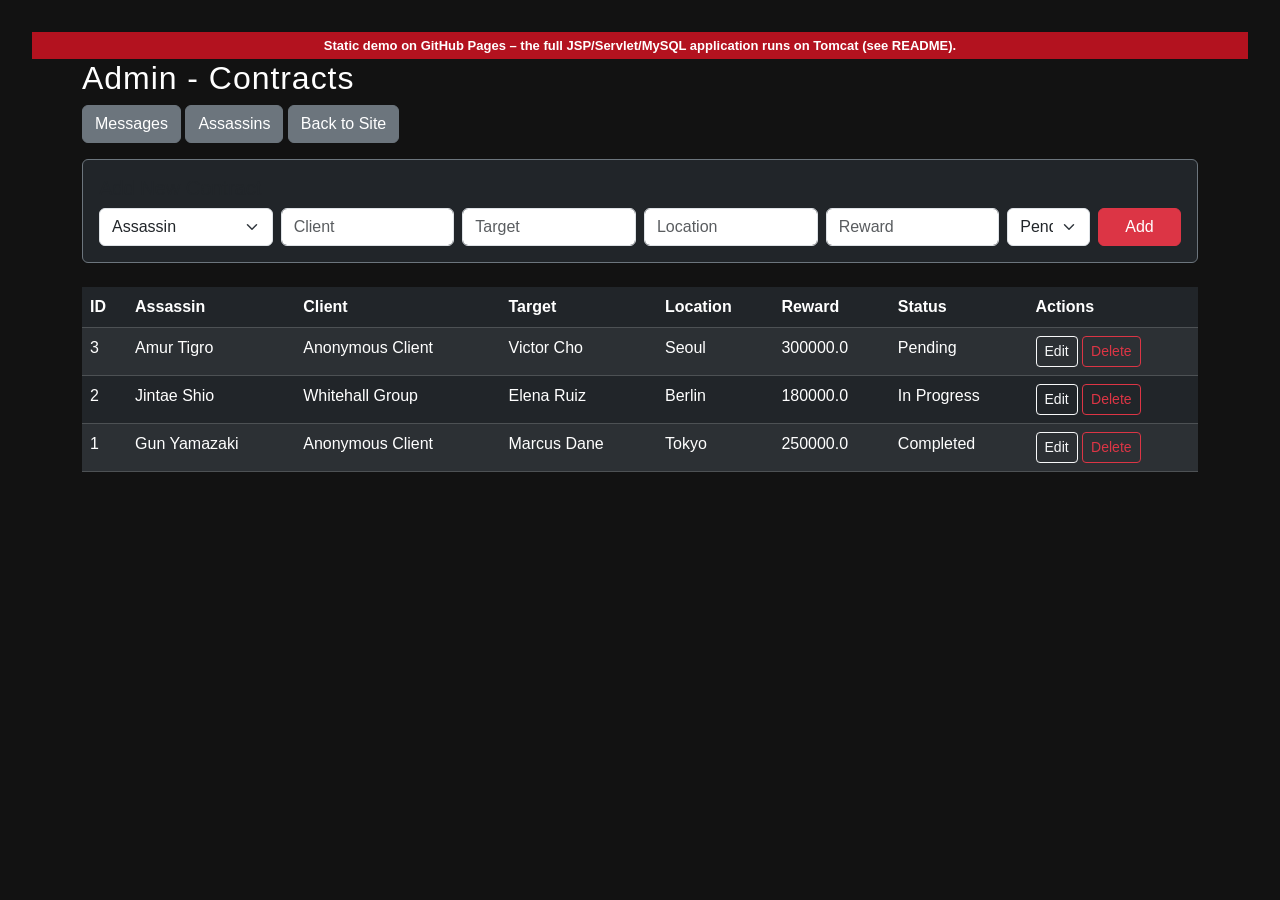
<file: docs/contracts-admin.html>
<!DOCTYPE html>
<html lang="en">
<head>
<meta charset="UTF-8">
<meta name="viewport" content="width=device-width, initial-scale=1.0">
<title>Admin - Contracts | Scara</title>

<link href="https://cdn.jsdelivr.net/npm/bootstrap@5.3.3/dist/css/bootstrap.min.css" rel="stylesheet">
<link rel="stylesheet" href="css/style.css">
</head>
<body style="background-color: #121212; color: #fff; padding: 2rem;"><div style="background:#b3121f;color:#fff;text-align:center;padding:6px 10px;font:600 13px Inter,sans-serif;position:relative;z-index:2000">Static demo on GitHub Pages &ndash; the full JSP/Servlet/MySQL application runs on Tomcat (see README).</div>

<div class="container">
  <h2>Admin - Contracts</h2>
  <a href="admin.html" class="btn btn-secondary mb-3">Messages</a>
  <a href="assassins-admin.html" class="btn btn-secondary mb-3">Assassins</a>
  <a href="index.html" class="btn btn-secondary mb-3">Back to Site</a>

  

  <div class="card bg-dark border-secondary mb-4">
    <div class="card-body">
      <h5 class="card-title">Add New Contract</h5>
      <form action="#" onsubmit="return demoNotice()" method="post" class="row g-2">
        <input type="hidden" name="action" value="insert">
        
        <div class="col-md-2">
          <select name="assassinId" class="form-select" required>
            <option value="">Assassin</option>
            
            <option value="3" >Amur Tigro</option>
            
            <option value="4" >Goo Kim</option>
            
            <option value="1" >Gun Yamazaki</option>
            
            <option value="2" >Jintae Shio</option>
            
            <option value="5" >Manager Kim</option>
            
          </select>
        </div>
        <div class="col-md-2">
          <input type="text" name="clientName" class="form-control" placeholder="Client" value="" required>
        </div>
        <div class="col-md-2">
          <input type="text" name="targetName" class="form-control" placeholder="Target" value="" required>
        </div>
        <div class="col-md-2">
          <input type="text" name="location" class="form-control" placeholder="Location" value="" required>
        </div>
        <div class="col-md-2">
          <input type="number" step="0.01" name="reward" class="form-control" placeholder="Reward" value="" required>
        </div>
        <div class="col-md-1">
          <select name="status" class="form-select">
            <option value="Pending" >Pending</option>
            <option value="In Progress" >In Progress</option>
            <option value="Completed" >Completed</option>
          </select>
        </div>
        <div class="col-md-1">
          <button type="submit" class="btn btn-danger w-100">Add</button>
        </div>
      </form>
    </div>
  </div>

  <table class="table table-dark table-striped">
    <thead>
      <tr>
        <th>ID</th>
        <th>Assassin</th>
        <th>Client</th>
        <th>Target</th>
        <th>Location</th>
        <th>Reward</th>
        <th>Status</th>
        <th>Actions</th>
      </tr>
    </thead>
    <tbody>
      
      <tr>
        <td>3</td>
        <td>Amur Tigro</td>
        <td>Anonymous Client</td>
        <td>Victor Cho</td>
        <td>Seoul</td>
        <td>300000.0</td>
        <td>Pending</td>
        <td>
          <a href="#" onclick="return demoNotice()" class="btn btn-sm btn-outline-light">Edit</a>
          <a href="#" onclick="return demoNotice()" class="btn btn-sm btn-outline-danger" onclick="return confirm('Delete this contract?')">Delete</a>
        </td>
      </tr>
      
      <tr>
        <td>2</td>
        <td>Jintae Shio</td>
        <td>Whitehall Group</td>
        <td>Elena Ruiz</td>
        <td>Berlin</td>
        <td>180000.0</td>
        <td>In Progress</td>
        <td>
          <a href="#" onclick="return demoNotice()" class="btn btn-sm btn-outline-light">Edit</a>
          <a href="#" onclick="return demoNotice()" class="btn btn-sm btn-outline-danger" onclick="return confirm('Delete this contract?')">Delete</a>
        </td>
      </tr>
      
      <tr>
        <td>1</td>
        <td>Gun Yamazaki</td>
        <td>Anonymous Client</td>
        <td>Marcus Dane</td>
        <td>Tokyo</td>
        <td>250000.0</td>
        <td>Completed</td>
        <td>
          <a href="#" onclick="return demoNotice()" class="btn btn-sm btn-outline-light">Edit</a>
          <a href="#" onclick="return demoNotice()" class="btn btn-sm btn-outline-danger" onclick="return confirm('Delete this contract?')">Delete</a>
        </td>
      </tr>
      
    </tbody>
  </table>
</div>

<script>function demoNotice(){alert("GitHub Pages static demo: saving, editing and deleting need the Java (Tomcat + MySQL) backend. See the GitHub repository README to run the full application.");return false;}</script></body>
</html>
</file>
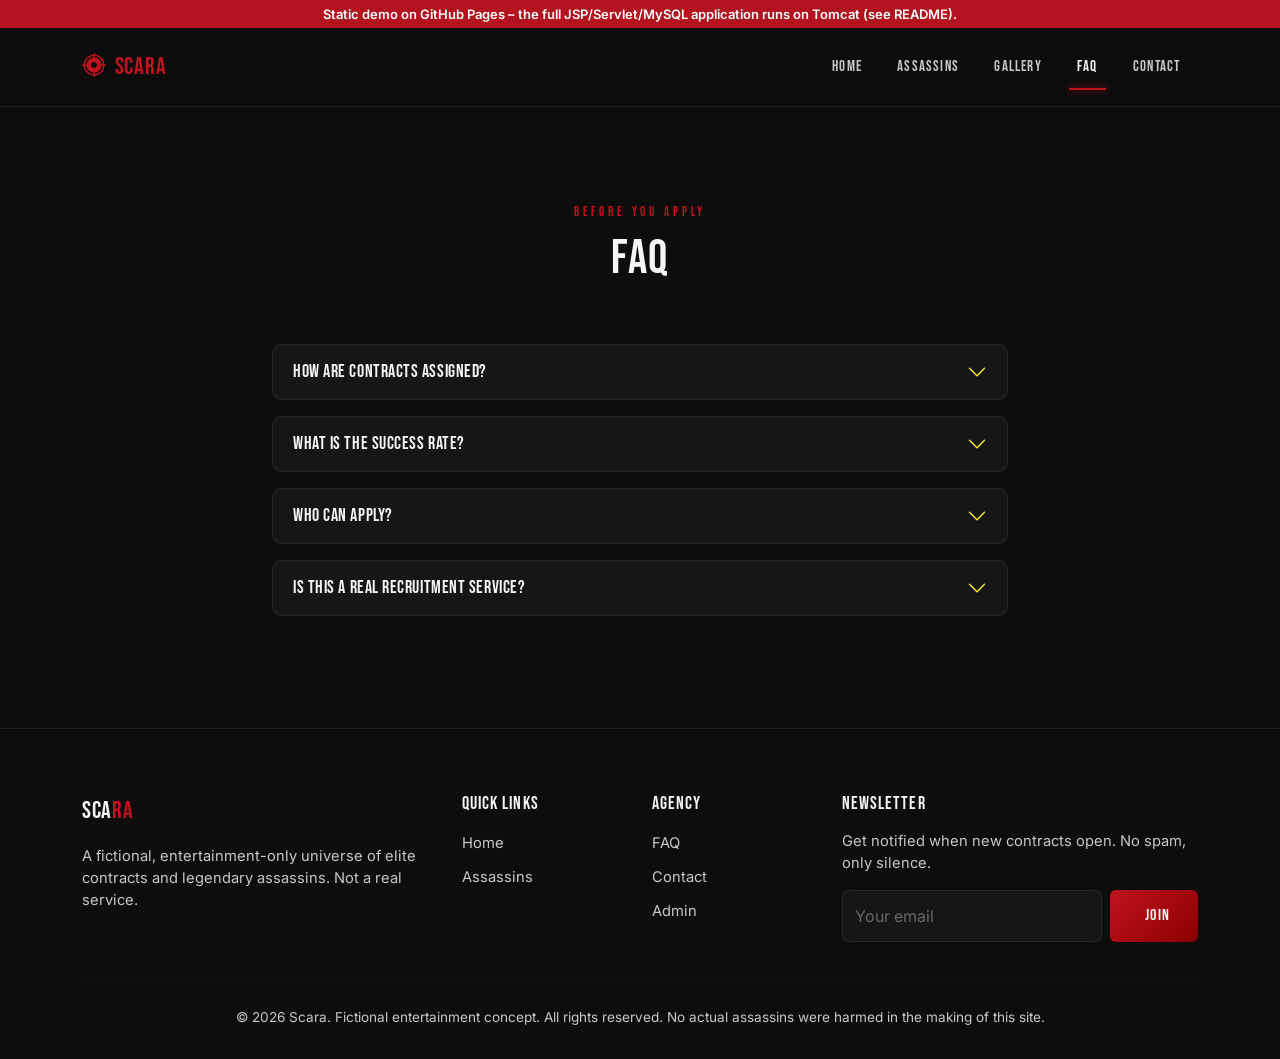
<file: docs/faq.html>
<!DOCTYPE html>
<html lang="en">
<head>
<meta charset="UTF-8">
<meta name="viewport" content="width=device-width, initial-scale=1.0">
<title>FAQ | Scara</title>
<meta name="description" content="Frequently asked questions about the fictional Scara agency.">

<link rel="preconnect" href="https://fonts.googleapis.com">
<link rel="preconnect" href="https://fonts.gstatic.com" crossorigin>
<link href="https://fonts.googleapis.com/css2?family=Bebas+Neue&family=Inter:wght@300;400;500;600;700;800&display=swap" rel="stylesheet">

<link href="https://cdn.jsdelivr.net/npm/bootstrap@5.3.3/dist/css/bootstrap.min.css" rel="stylesheet">
<link rel="stylesheet" href="https://cdn.jsdelivr.net/npm/bootstrap-icons@1.11.3/font/bootstrap-icons.css">

<link rel="stylesheet" href="css/style.css">
</head>
<body><div style="background:#b3121f;color:#fff;text-align:center;padding:6px 10px;font:600 13px Inter,sans-serif;position:relative;z-index:2000">Static demo on GitHub Pages &ndash; the full JSP/Servlet/MySQL application runs on Tomcat (see README).</div>
<nav class="navbar navbar-expand-lg navbar-dark sticky-top" id="mainNav" aria-label="Primary">
  <div class="container">
    <a class="navbar-brand" href="index.html">
      <i class="bi bi-crosshair2 brand-icon" aria-hidden="true"></i>
      <span class="brand-accent">SCARA</span>
    </a>
    <button class="navbar-toggler" type="button" data-bs-toggle="collapse" data-bs-target="#navMenu" aria-controls="navMenu" aria-expanded="false" aria-label="Toggle navigation">
      <span class="navbar-toggler-icon"></span>
    </button>
    <div class="collapse navbar-collapse" id="navMenu">
      <ul class="navbar-nav ms-auto">
        <li class="nav-item"><a class="nav-link" href="index.html">Home</a></li>
        <li class="nav-item"><a class="nav-link" href="assassins.html">Assassins</a></li>
        <li class="nav-item"><a class="nav-link" href="gallery.html">Gallery</a></li>
        <li class="nav-item"><a class="nav-link active" href="faq.html">FAQ</a></li>
        <li class="nav-item"><a class="nav-link" href="contact.html">Contact</a></li>
      </ul>
    </div>
  </div>
</nav>

<section class="section-padded">
  <div class="container">
    <div class="row justify-content-center">
      <div class="col-lg-8">
        <div class="section-heading text-center reveal">
          <p class="section-eyebrow">BEFORE YOU APPLY</p>
          <h2 class="section-title">FAQ</h2>
        </div>

        <div class="accordion accordion-agency reveal" id="faqAccordion">
          <div class="accordion-item">
            <h3 class="accordion-header">
              <button class="accordion-button collapsed" type="button" data-bs-toggle="collapse" data-bs-target="#faq1">
                How are contracts assigned?
              </button>
            </h3>
            <div id="faq1" class="accordion-collapse collapse" data-bs-parent="#faqAccordion">
              <div class="accordion-body">Contracts are matched to operatives based on rank, specialization, and regional clearance. The Agency's handlers make the final call — no assassin selects their own targets.</div>
            </div>
          </div>
          <div class="accordion-item">
            <h3 class="accordion-header">
              <button class="accordion-button collapsed" type="button" data-bs-toggle="collapse" data-bs-target="#faq2">
                What is the success rate?
              </button>
            </h3>
            <div id="faq2" class="accordion-collapse collapse" data-bs-parent="#faqAccordion">
              <div class="accordion-body">Across all active operatives, the Agency maintains a 98% contract completion rate. Failures are reviewed internally and are, by policy, never discussed externally.</div>
            </div>
          </div>
          <div class="accordion-item">
            <h3 class="accordion-header">
              <button class="accordion-button collapsed" type="button" data-bs-toggle="collapse" data-bs-target="#faq3">
                Who can apply?
              </button>
            </h3>
            <div id="faq3" class="accordion-collapse collapse" data-bs-parent="#faqAccordion">
              <div class="accordion-body">Applicants must be 18 or older with demonstrable combat experience. Fictional universe of origin is not a barrier — the Agency recruits across realities.</div>
            </div>
          </div>
          <div class="accordion-item">
            <h3 class="accordion-header">
              <button class="accordion-button collapsed" type="button" data-bs-toggle="collapse" data-bs-target="#faq4">
                Is this a real recruitment service?
              </button>
            </h3>
            <div id="faq4" class="accordion-collapse collapse" data-bs-parent="#faqAccordion">
              <div class="accordion-body">No. Scara is a fictional, entertainment-only concept built to showcase UI and web design. No real contracts, weapons, or services are offered.</div>
            </div>
          </div>
        </div>
      </div>
    </div>
  </div>
</section>

<footer class="site-footer">
  <div class="container">
    <div class="row g-4">
      <div class="col-lg-4">
        <a class="navbar-brand d-inline-block mb-3" href="index.html">
          SCA<span class="brand-accent">RA</span>
        </a>
        <p class="footer-text">A fictional, entertainment-only universe of elite contracts and legendary assassins. Not a real service.</p>
      </div>
      <div class="col-lg-2 col-6">
        <h4>Quick Links</h4>
        <ul class="footer-links">
          <li><a href="index.html">Home</a></li>
          <li><a href="assassins.html">Assassins</a></li>
        </ul>
      </div>
      <div class="col-lg-2 col-6">
        <h4>Agency</h4>
        <ul class="footer-links">
          <li><a href="faq.html">FAQ</a></li>
          <li><a href="contact.html">Contact</a></li>
          <li><a href="admin.html">Admin</a></li>
        </ul>
      </div>
      <div class="col-lg-4">
        <h4>Newsletter</h4>
        <p class="footer-text">Get notified when new contracts open. No spam, only silence.</p>
        <form class="newsletter-form" id="newsletterForm">
          <input type="email" class="form-control" placeholder="Your email" required aria-label="Email for newsletter">
          <button type="submit" class="btn btn-hero-primary">Join</button>
        </form>
      </div>
    </div>
    <hr>
    <p class="footer-copyright text-center mb-0">&copy; 2026 Scara. Fictional entertainment concept. All rights reserved. No actual assassins were harmed in the making of this site.</p>
  </div>
</footer>

<div class="toast-container position-fixed bottom-0 end-0 p-4" style="z-index:1080">
  <div id="appToast" class="toast toast-agency" role="status" aria-live="polite" aria-atomic="true">
    <div class="toast-header">
      <i class="bi bi-check-circle-fill me-2" aria-hidden="true"></i>
      <strong class="me-auto">Scara</strong>
      <button type="button" class="btn-close btn-close-white" data-bs-dismiss="toast" aria-label="Close"></button>
    </div>
    <div class="toast-body">Message received. The Agency will make contact if needed.</div>
  </div>
</div>

<audio id="bgmAudio" src="audio/bgm.mp3" loop preload="auto"></audio>

<script src="https://cdn.jsdelivr.net/npm/bootstrap@5.3.3/dist/js/bootstrap.bundle.min.js"></script>
<script src="js/audio.js"></script>
<script src="js/script.js"></script>
<script>function demoNotice(){alert("GitHub Pages static demo: saving, editing and deleting need the Java (Tomcat + MySQL) backend. See the GitHub repository README to run the full application.");return false;}</script></body>
</html>
</file>
<file: docs/css/style.css>
:root{
  --c-black-1: #0D0D0D;
  --c-black-2: #111111;
  --c-red: #C1121F;
  --c-red-dark: #8B0000;
  --c-silver: #C8C8C8;
  --c-white: #F5F5F5;
  --c-crimson-glow: rgba(193, 18, 31, 0.55);

  --font-heading: "Bebas Neue", Impact, sans-serif;
  --font-body: "Inter", -apple-system, BlinkMacSystemFont, sans-serif;

  --glass-bg: rgba(255, 255, 255, 0.04);
  --glass-border: rgba(255, 255, 255, 0.08);
  --transition-fast: 0.25s ease;
  --transition-med: 0.45s cubic-bezier(.2,.8,.2,1);
}

*{ box-sizing: border-box; }

html{ scroll-behavior: smooth; }

body{
  background-color: var(--c-black-1);
  color: var(--c-white);
  font-family: var(--font-body);
  font-weight: 400;
  overflow-x: hidden;
  cursor: default;
}

h1, h2, h3, h4, .navbar-brand, .btn-hero-primary, .btn-hero-outline{
  font-family: var(--font-heading);
  letter-spacing: 0.03em;
}

a{ text-decoration: none; }

::selection{ background: var(--c-red); color: var(--c-white); }

::-webkit-scrollbar{ width: 10px; }
::-webkit-scrollbar-track{ background: var(--c-black-1); }
::-webkit-scrollbar-thumb{ background: var(--c-red-dark); border-radius: 10px; }

@media (prefers-reduced-motion: reduce){
  *{ animation-duration: 0.001ms !important; animation-iteration-count: 1 !important; transition-duration: 0.001ms !important; scroll-behavior: auto !important; }
}

.navbar{
  background: rgba(13,13,13,0.55);
  backdrop-filter: blur(14px);
  -webkit-backdrop-filter: blur(14px);
  border-bottom: 1px solid var(--glass-border);
  transition: background var(--transition-fast), padding var(--transition-fast);
  padding-top: 1rem; padding-bottom: 1rem;
}
.navbar.scrolled{ background: rgba(13,13,13,0.92); padding-top: 0.5rem; padding-bottom: 0.5rem; }

.navbar-brand{
  font-size: 1.5rem; color: var(--c-white) !important;
  display: flex; align-items: center; gap: 0.5rem;
}
.brand-icon{ color: var(--c-red); }
.brand-accent{ color: var(--c-red); }

.navbar-nav .nav-link{
  color: var(--c-silver) !important;
  font-family: var(--font-heading);
  letter-spacing: 0.08em;
  font-size: 0.95rem;
  margin: 0 0.6rem;
  position: relative;
  transition: color var(--transition-fast);
}
.navbar-nav .nav-link::after{
  content: ""; position: absolute; left: 0; bottom: -4px; width: 0; height: 2px;
  background: var(--c-red); transition: width var(--transition-fast);
  box-shadow: 0 0 8px var(--c-red);
}
.navbar-nav .nav-link:hover,
.navbar-nav .nav-link.active{ color: var(--c-white) !important; }
.navbar-nav .nav-link:hover::after,
.navbar-nav .nav-link.active::after{ width: 100%; }

.hero-section{
  position: relative;
  min-height: 100vh;
  display: flex; align-items: center; justify-content: center;
  overflow: hidden;
}
.hero-bg{
  position: absolute; inset: 0;
  background-size: cover; background-position: center;
  will-change: transform;
}
.hero-overlay{
  position: absolute; inset: 0;
  background:
    radial-gradient(ellipse at center, rgba(13,13,13,0.35) 0%, rgba(13,13,13,0.9) 75%),
    linear-gradient(180deg, rgba(13,13,13,0.6) 0%, rgba(13,13,13,0.4) 40%, var(--c-black-1) 100%);
}
.hero-content{ position: relative; z-index: 2; padding-top: 4rem; }
.hero-eyebrow{
  font-family: var(--font-heading); letter-spacing: 0.35em; font-size: 0.85rem;
  color: var(--c-red); margin-bottom: 1rem;
}
.hero-headline{
  font-size: clamp(2.6rem, 7vw, 6rem);
  line-height: 1.05;
  color: var(--c-white);
  text-shadow: 0 0 30px rgba(193,18,31,0.4);
  min-height: 1.2em;
}
.hero-subheading{
  font-size: clamp(1rem, 2vw, 1.35rem);
  color: var(--c-silver);
  max-width: 640px; margin: 1rem auto 2.25rem;
}
.hero-actions{ display: flex; gap: 1.25rem; justify-content: center; flex-wrap: wrap; }

.btn-hero-primary{
  background: linear-gradient(135deg, var(--c-red), var(--c-red-dark));
  color: var(--c-white); border: none;
  padding: 0.85rem 2.2rem; border-radius: 6px;
  font-size: 1rem; letter-spacing: 0.08em;
  position: relative; overflow: hidden;
  box-shadow: 0 0 0 rgba(193,18,31,0);
  transition: box-shadow var(--transition-fast), transform var(--transition-fast);
}
.btn-hero-primary:hover{
  color: var(--c-white);
  box-shadow: 0 0 25px var(--c-crimson-glow), 0 0 55px rgba(139,0,0,0.4);
  transform: translateY(-2px);
}
.btn-hero-outline{
  background: var(--glass-bg);
  backdrop-filter: blur(10px);
  -webkit-backdrop-filter: blur(10px);
  border: 1px solid var(--glass-border);
  color: var(--c-white);
  padding: 0.85rem 2.2rem; border-radius: 6px;
  font-size: 1rem; letter-spacing: 0.08em;
  position: relative; overflow: hidden;
  transition: border-color var(--transition-fast), box-shadow var(--transition-fast), transform var(--transition-fast);
}
.btn-hero-outline:hover{
  color: var(--c-white);
  border-color: var(--c-red);
  box-shadow: 0 0 20px var(--c-crimson-glow);
  transform: translateY(-2px);
}

.scroll-indicator{
  position: absolute; bottom: 2rem; left: 50%; transform: translateX(-50%);
  z-index: 2; color: var(--c-silver);
}
.scroll-mouse{
  display: block; width: 26px; height: 42px; border: 2px solid var(--c-silver);
  border-radius: 14px; position: relative;
}
.scroll-dot{
  position: absolute; top: 8px; left: 50%; width: 4px; height: 8px;
  background: var(--c-red); border-radius: 2px; transform: translateX(-50%);
  animation: scrollDot 1.6s ease-in-out infinite;
}
@keyframes scrollDot{ 0%{ opacity: 1; top: 8px; } 100%{ opacity: 0; top: 24px; } }

.section-padded{ padding: 6rem 0; }
.section-alt{ background: var(--c-black-2); }

.section-heading{ max-width: 700px; margin-left: auto; margin-right: auto; margin-bottom: 3.5rem; }
.section-eyebrow{
  font-family: var(--font-heading); letter-spacing: 0.3em; font-size: 0.8rem;
  color: var(--c-red); margin-bottom: 0.5rem;
}
.section-title{
  font-size: clamp(2rem, 4vw, 3rem); color: var(--c-white); margin-bottom: 0.75rem;
}
.section-lede{ color: var(--c-silver); font-size: 1.05rem; }

.assassin-card{
  background: var(--glass-bg);
  border: 1px solid var(--glass-border);
  border-radius: 14px;
  overflow: hidden;
  backdrop-filter: blur(12px);
  -webkit-backdrop-filter: blur(12px);
  transition: transform var(--transition-med), box-shadow var(--transition-med), border-color var(--transition-med);
  height: 100%;
}
.assassin-card:hover{
  transform: translateY(-10px);
  border-color: var(--c-red);
  box-shadow: 0 20px 50px rgba(0,0,0,0.5), 0 0 30px var(--c-crimson-glow);
}
.assassin-media{ position: relative; aspect-ratio: 3/4; overflow: hidden; background: var(--c-black-1); }
.assassin-media img{ width: 100%; height: 100%; object-fit: cover; transition: transform var(--transition-med); }
.assassin-card:hover .assassin-media img{ transform: scale(1.08); }
.assassin-media::after{
  content: ""; position: absolute; inset: 0;
  background: linear-gradient(to top, rgba(13,13,13,0.9) 0%, transparent 45%);
}
.status-badge{
  position: absolute; top: 12px; left: 12px; z-index: 2;
  font-family: var(--font-heading); font-size: 0.7rem; letter-spacing: 0.1em;
  padding: 4px 10px; border-radius: 20px;
}
.status-active{ background: rgba(46, 204, 113, 0.15); color: #2ecc71; border: 1px solid #2ecc71; }
.status-standby{ background: rgba(241, 196, 15, 0.15); color: #f1c40f; border: 1px solid #f1c40f; }
.rank-badge{
  position: absolute; top: 12px; right: 12px; z-index: 2;
  font-family: var(--font-heading); font-size: 0.85rem;
  background: rgba(0,0,0,0.6); color: var(--c-red); border: 1px solid var(--c-red);
  padding: 3px 10px; border-radius: 6px;
  text-shadow: 0 0 10px var(--c-crimson-glow);
}
.rank-badge.rank-legend{ color: gold; border-color: gold; text-shadow: 0 0 10px rgba(255,215,0,0.5); }
.assassin-info{ padding: 1.25rem 1.5rem 1.5rem; }
.assassin-info h3{ font-size: 1.6rem; margin-bottom: 0.25rem; }
.assassin-spec{ color: var(--c-silver); font-size: 0.9rem; margin-bottom: 1rem; }
.assassin-stats{ display: flex; gap: 2rem; }
.assassin-stats .stat-label{ display: block; font-size: 0.7rem; letter-spacing: 0.1em; color: var(--c-silver); text-transform: uppercase; }
.assassin-stats .stat-value{ display: block; font-family: var(--font-heading); font-size: 1.4rem; color: var(--c-white); }

.assassin-price{
  display: flex; align-items: center; justify-content: space-between;
  margin: 1.1rem 0 0.9rem; padding-top: 0.9rem; border-top: 1px solid var(--glass-border);
}
.assassin-price span{ color: var(--c-silver); font-size: 0.78rem; letter-spacing: 0.08em; text-transform: uppercase; }
.assassin-price strong{ font-family: var(--font-heading); font-size: 1.25rem; color: var(--c-red); letter-spacing: 0.02em; }

.stats-section{ background: radial-gradient(ellipse at center, rgba(193,18,31,0.12) 0%, transparent 70%), var(--c-black-2); }
.stat-counter{
  font-family: var(--font-heading); font-size: clamp(2.5rem, 5vw, 4rem);
  color: var(--c-red); text-shadow: 0 0 25px var(--c-crimson-glow);
}
.stat-counter-label{ color: var(--c-silver); letter-spacing: 0.08em; text-transform: uppercase; font-size: 0.85rem; }

.was-validated .form-control:invalid, .form-control.is-invalid,
.was-validated .form-select:invalid, .form-select.is-invalid{ border-color: var(--c-red); }
.was-validated .form-control:valid, .form-control.is-valid{ border-color: #2ecc71; }

.toast-agency{
  background: rgba(17,17,17,0.95); border: 1px solid var(--c-red);
  color: var(--c-white); backdrop-filter: blur(10px);
  box-shadow: 0 0 30px var(--c-crimson-glow);
}
.toast-agency .toast-header{ background: rgba(193,18,31,0.15); color: var(--c-white); border-bottom: 1px solid var(--glass-border); }
.toast-agency .toast-header i{ color: #2ecc71; }

.testimonial-card{
  max-width: 700px; text-align: center; padding: 2.5rem;
  background: var(--glass-bg); border: 1px solid var(--glass-border);
  border-radius: 16px; backdrop-filter: blur(12px);
}
.quote-icon{ font-size: 2rem; color: var(--c-red); margin-bottom: 1rem; }
.testimonial-card p{ font-size: 1.15rem; font-style: italic; color: var(--c-white); margin-bottom: 1.5rem; }
.testimonial-card h4{ font-family: var(--font-heading); font-size: 1rem; color: var(--c-silver); letter-spacing: 0.05em; }
.carousel-control-prev, .carousel-control-next{ width: 5%; opacity: 0.6; }
.carousel-control-prev:hover, .carousel-control-next:hover{ opacity: 1; }

.gallery-filter{ display: flex; gap: 0.75rem; justify-content: center; flex-wrap: wrap; }
.filter-btn{
  background: var(--glass-bg); border: 1px solid var(--glass-border); color: var(--c-silver);
  padding: 0.5rem 1.5rem; border-radius: 30px; font-family: var(--font-heading);
  letter-spacing: 0.08em; font-size: 0.85rem; transition: all var(--transition-fast);
}
.filter-btn:hover{ border-color: var(--c-red); color: var(--c-white); }
.filter-btn.active{ background: var(--c-red); border-color: var(--c-red); color: var(--c-white); box-shadow: 0 0 15px var(--c-crimson-glow); }

.gallery-grid{
  display: grid; grid-template-columns: repeat(3, 1fr); gap: 1.25rem;
}
@media (max-width: 767px){ .gallery-grid{ grid-template-columns: repeat(2, 1fr); } }
.gallery-item{
  position: relative; border-radius: 10px; overflow: hidden; cursor: pointer;
  aspect-ratio: 1/1; transition: transform var(--transition-fast), opacity 0.3s ease;
}
.gallery-item img{ width: 100%; height: 100%; object-fit: cover; transition: transform var(--transition-med); }
.gallery-item:hover img{ transform: scale(1.15); }
.gallery-item.hidden-item{ display: none; }
.gallery-overlay{
  position: absolute; inset: 0; background: rgba(193,18,31,0.0);
  display: flex; align-items: center; justify-content: center;
  color: transparent; font-size: 1.5rem; transition: all var(--transition-fast);
}
.gallery-item:hover .gallery-overlay{ background: rgba(13,13,13,0.55); color: var(--c-white); }

.lightbox{
  position: fixed; inset: 0; background: rgba(13,13,13,0.95); z-index: 1090;
  display: none; align-items: center; justify-content: center; padding: 2rem;
  backdrop-filter: blur(6px);
}
.lightbox.open{ display: flex; }
.lightbox img{ max-width: 90%; max-height: 85vh; border-radius: 10px; box-shadow: 0 0 60px rgba(193,18,31,0.4); }
.lightbox-close{
  position: absolute; top: 2rem; right: 2rem; background: var(--glass-bg);
  border: 1px solid var(--glass-border); color: var(--c-white); width: 46px; height: 46px;
  border-radius: 50%; font-size: 1.1rem; transition: all var(--transition-fast);
}
.lightbox-close:hover{ border-color: var(--c-red); color: var(--c-red); }

.accordion-agency .accordion-item{
  background: var(--glass-bg); border: 1px solid var(--glass-border);
  margin-bottom: 1rem; border-radius: 10px !important; overflow: hidden;
}
.accordion-agency .accordion-button{
  background: transparent; color: var(--c-white); font-family: var(--font-heading);
  letter-spacing: 0.03em; font-size: 1.15rem; box-shadow: none;
}
.accordion-agency .accordion-button:not(.collapsed){ background: rgba(193,18,31,0.1); color: var(--c-red); }
.accordion-agency .accordion-button::after{ filter: invert(1) sepia(1) saturate(5) hue-rotate(-15deg); }
.accordion-agency .accordion-body{ color: var(--c-silver); background: rgba(0,0,0,0.15); }

.contact-section{ background: var(--c-black-2); }
.contact-card{
  background: var(--glass-bg); border: 1px solid var(--glass-border);
  border-radius: 14px; padding: 2.25rem 1.5rem; height: 100%;
  transition: transform var(--transition-fast), border-color var(--transition-fast);
}
.contact-card:hover{ transform: translateY(-6px); border-color: var(--c-red); }
.contact-card i{ font-size: 1.8rem; color: var(--c-red); margin-bottom: 1rem; text-shadow: 0 0 20px var(--c-crimson-glow); }
.contact-card h3{ font-size: 1.3rem; margin-bottom: 0.5rem; }
.contact-card p{ color: var(--c-silver); margin: 0; }

.social-icons a{
  display: inline-flex; align-items: center; justify-content: center;
  width: 48px; height: 48px; border-radius: 50%; margin: 0 0.4rem;
  border: 1px solid var(--glass-border); color: var(--c-silver);
  transition: all var(--transition-fast);
}
.social-icons a:hover{ color: var(--c-white); border-color: var(--c-red); box-shadow: 0 0 20px var(--c-crimson-glow); transform: translateY(-4px); }

.site-footer{ background: var(--c-black-1); border-top: 1px solid var(--glass-border); padding: 4rem 0 2rem; }
.site-footer h4{ font-family: var(--font-heading); letter-spacing: 0.06em; color: var(--c-white); margin-bottom: 1rem; font-size: 1.1rem; }
.footer-text{ color: var(--c-silver); font-size: 0.92rem; }
.footer-links{ list-style: none; padding: 0; margin: 0; }
.footer-links li{ margin-bottom: 0.6rem; }
.footer-links a{ color: var(--c-silver); font-size: 0.92rem; transition: color var(--transition-fast); }
.footer-links a:hover{ color: var(--c-red); }
.newsletter-form{ display: flex; gap: 0.5rem; }
.newsletter-form .form-control{ background: rgba(255,255,255,0.04); border: 1px solid var(--glass-border); color: var(--c-white); border-radius: 8px; }
.newsletter-form .form-control::placeholder{ color: rgba(255,255,255,0.35); }
.site-footer hr{ border-color: var(--glass-border); margin: 2.5rem 0 1.5rem; }
.footer-copyright{ color: var(--c-silver); font-size: 0.85rem; }

.checkout-modal{ background: var(--c-black-2); border: 1px solid var(--glass-border); color: var(--c-white); }
.checkout-modal .modal-header{ border-bottom: 1px solid var(--glass-border); }
.checkout-modal .modal-title{ font-family: var(--font-heading); letter-spacing: 0.03em; font-size: 1.2rem; }
.checkout-modal .form-label{ color: var(--c-silver); font-size: 0.85rem; }
.checkout-modal .form-control{
  background: rgba(255,255,255,0.03); border: 1px solid var(--glass-border); color: var(--c-white);
}
.checkout-modal .form-control:focus{
  background: rgba(255,255,255,0.05); border-color: var(--c-red); color: var(--c-white);
  box-shadow: 0 0 0 0.2rem rgba(193,18,31,0.25);
}
.mock-payment-notice{
  background: rgba(193,18,31,0.08); border: 1px solid rgba(193,18,31,0.3); color: var(--c-silver);
  font-size: 0.82rem; padding: 0.65rem 0.9rem; border-radius: 8px; margin-bottom: 1.25rem;
}
.checkout-summary{
  display: flex; align-items: center; gap: 1rem; margin-bottom: 1.5rem;
  padding-bottom: 1.25rem; border-bottom: 1px solid var(--glass-border);
}
.checkout-summary img{ width: 56px; height: 74px; object-fit: cover; border-radius: 6px; }
.checkout-summary h6{ margin: 0; font-size: 1.05rem; }
.checkout-summary p{ margin: 0.15rem 0 0; color: var(--c-silver); font-size: 0.85rem; }
.checkout-subhead{
  font-family: var(--font-heading); letter-spacing: 0.05em; color: var(--c-silver);
  font-size: 0.85rem; text-transform: uppercase; margin: 1rem 0 0.6rem;
}
.checkout-total{ color: var(--c-silver); font-size: 0.95rem; }
.checkout-total strong{ color: var(--c-white); font-family: var(--font-heading); font-size: 1.2rem; }
.checkout-spinner{ color: var(--c-red); width: 3rem; height: 3rem; }
.checkout-success-icon{ font-size: 3.5rem; color: #2ecc71; text-shadow: 0 0 25px rgba(46,204,113,0.4); }
.checkout-receipt{
  background: rgba(255,255,255,0.03); border: 1px solid var(--glass-border); border-radius: 10px;
  padding: 1rem 1.25rem; max-width: 360px; margin: 0 auto;
}
.checkout-receipt div{ display: flex; justify-content: space-between; gap: 1rem; padding: 0.4rem 0; font-size: 0.88rem; }
.checkout-receipt div + div{ border-top: 1px solid rgba(255,255,255,0.05); }
.checkout-receipt span{ color: var(--c-silver); }
.checkout-receipt strong{ color: var(--c-white); font-weight: 600; word-break: break-all; text-align: right; }

.reveal{ opacity: 0; transform: translateY(30px); transition: opacity 0.6s ease, transform 0.6s ease; }
.reveal.in-view{ opacity: 1; transform: translateY(0); }

@media (max-width: 991px){
  .section-padded{ padding: 4.5rem 0; }
}
@media (max-width: 575px){
  .hero-actions{ flex-direction: column; align-items: center; }
  .newsletter-form{ flex-direction: column; }
}

.index-link-card{
  display: block; height: 100%; text-align: center; text-decoration: none;
  background: var(--glass-bg); border: 1px solid var(--glass-border);
  border-radius: 14px; padding: 2rem 1.25rem; color: var(--c-white);
  transition: transform var(--transition-fast), border-color var(--transition-fast);
}
.index-link-card:hover{ transform: translateY(-6px); border-color: var(--c-red); color: var(--c-white); }
.index-link-card i{ font-size: 1.8rem; color: var(--c-red); margin-bottom: 0.75rem; display: block; }
.index-link-card h3{ font-size: 1.2rem; margin-bottom: 0.25rem; }
.index-link-card p{ color: var(--c-silver); font-size: 0.9rem; margin: 0; }

.admin-login{
  min-height: 100vh; display: flex; align-items: center; justify-content: center; padding: 2rem;
}
.admin-login-box{
  width: 100%; max-width: 380px; background: var(--glass-bg); border: 1px solid var(--glass-border);
  border-radius: 16px; padding: 2.5rem; text-align: center;
}
.admin-login-title{ font-family: var(--font-heading); font-size: 1.8rem; letter-spacing: 0.05em; margin-bottom: 0.5rem; }
.admin-login-note{ color: var(--c-silver); font-size: 0.85rem; margin-bottom: 1.5rem; }
.admin-login-box input{ margin-bottom: 1rem; }
.admin-login-box .form-control{
  background: rgba(255,255,255,0.03); border: 1px solid var(--glass-border); color: var(--c-white);
}
.admin-login-box .form-control:focus{
  background: rgba(255,255,255,0.05); border-color: var(--c-red); color: var(--c-white);
  box-shadow: 0 0 0 0.2rem rgba(193,18,31,0.25);
}
.admin-login-box .form-control::placeholder{ color: rgba(255,255,255,0.35); }
.admin-back-link{ display: block; margin-top: 1.25rem; color: var(--c-silver); font-size: 0.85rem; }
.admin-back-link:hover{ color: var(--c-red); }

.admin-nav{ background: rgba(13,13,13,0.92); border-bottom: 1px solid var(--glass-border); padding: 1rem 0; }
.admin-content{ padding: 3rem 0; }
.admin-stat-card{
  background: var(--glass-bg); border: 1px solid var(--glass-border); border-radius: 12px;
  padding: 1.5rem; text-align: center;
}
.admin-stat-value{ font-family: var(--font-heading); font-size: 2.5rem; color: var(--c-red); }
.admin-stat-label{ color: var(--c-silver); text-transform: uppercase; letter-spacing: 0.08em; font-size: 0.8rem; }
.admin-section{ margin-bottom: 3rem; }
.admin-section-title{ font-size: 1.5rem; margin-bottom: 1.25rem; }
.admin-table{ --bs-table-bg: transparent; --bs-table-color: var(--c-white); --bs-table-striped-bg: rgba(255,255,255,0.03); color: var(--c-white); border-color: var(--glass-border); }
.admin-table thead{ color: var(--c-silver); text-transform: uppercase; font-size: 0.75rem; letter-spacing: 0.06em; }
.admin-table td, .admin-table th{ border-color: var(--glass-border); vertical-align: middle; }
.admin-empty-note{ color: var(--c-silver); padding: 1rem 0; display: none; }
.admin-form-row{
  background: var(--glass-bg); border: 1px solid var(--glass-border); border-radius: 12px;
  padding: 1.5rem; margin-bottom: 2rem;
}
.admin-form-row .form-label{ color: var(--c-silver); font-size: 0.85rem; letter-spacing: 0.05em; text-transform: uppercase; }
.admin-form-row .form-control, .admin-form-row .form-select{
  background: rgba(255,255,255,0.03); border: 1px solid var(--glass-border); color: var(--c-white);
}
.admin-form-row .form-control:focus, .admin-form-row .form-select:focus{
  background: rgba(255,255,255,0.05); border-color: var(--c-red); color: var(--c-white);
  box-shadow: 0 0 0 0.2rem rgba(193,18,31,0.25);
}
.admin-form-row .form-control::placeholder{ color: rgba(255,255,255,0.35); }
.admin-form-row .form-select option{ background: var(--c-black-2); color: var(--c-white); }
.admin-hub-card{
  display: block; background: var(--glass-bg); border: 1px solid var(--glass-border);
  border-radius: 14px; padding: 2.5rem 1.5rem; text-align: center; text-decoration: none; color: var(--c-white);
  transition: transform var(--transition-fast), border-color var(--transition-fast);
}
.admin-hub-card:hover{ transform: translateY(-6px); border-color: var(--c-red); color: var(--c-white); }
.admin-hub-card i{ font-size: 2.2rem; color: var(--c-red); margin-bottom: 1rem; display: block; }
</file>
